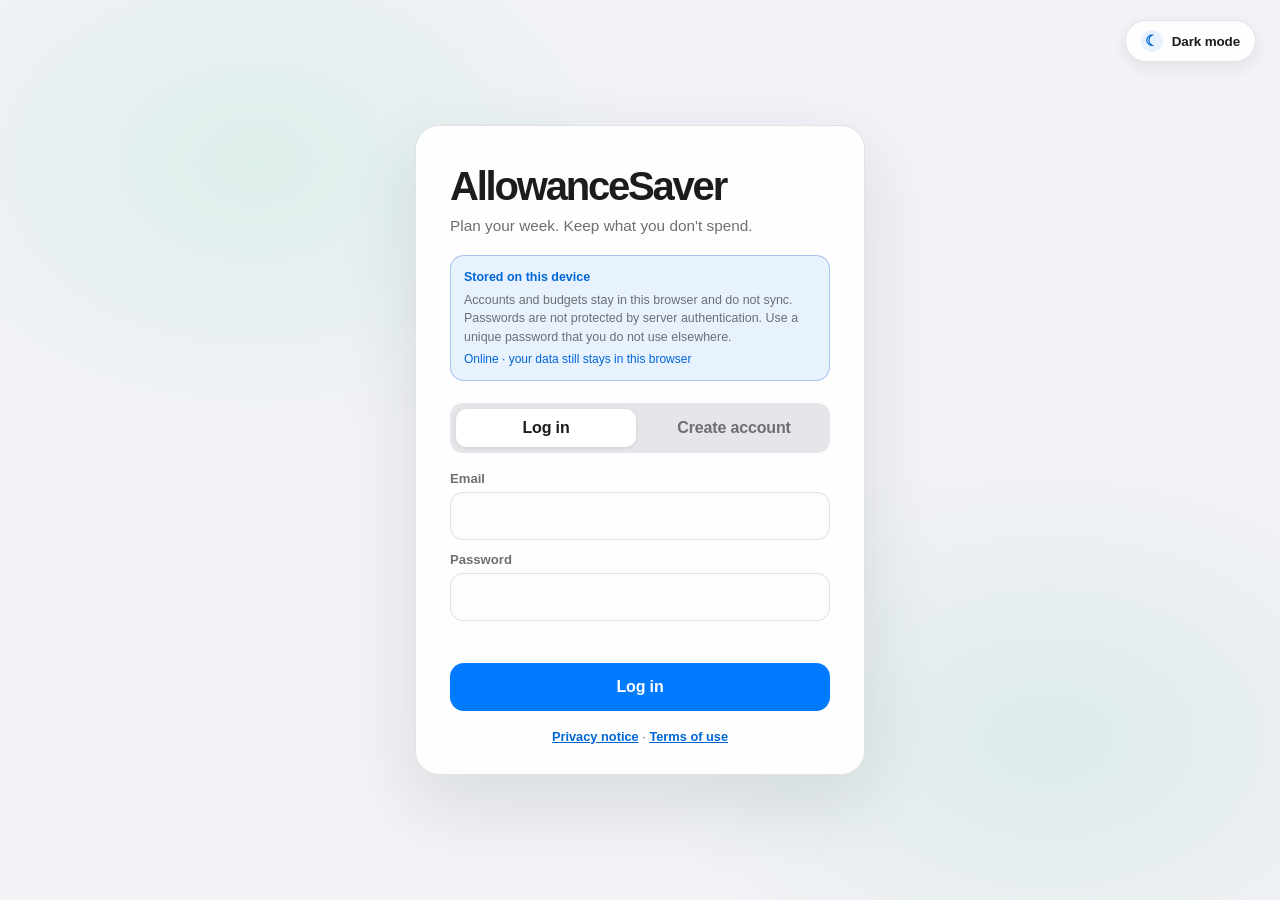
<file: index.html>
<!DOCTYPE html>
<html lang="en">
<head>
<meta charset="UTF-8">
<meta name="viewport" content="width=device-width, initial-scale=1">
<meta name="theme-color" content="#f2f2f7">
<title>AllowanceSaver</title>
<link rel="manifest" href="manifest.webmanifest">
<link rel="apple-touch-icon" href="apple-touch-icon.png">
<link rel="stylesheet" href="styles.css?v=19">
</head>
<body>

<!-- USER DASHBOARD -->
<section id="user-view" class="layout" hidden>
  <aside class="side left-sidebar">
    <div class="sidebar-brand">
      <span class="brand-mark">A</span>
      <span>AllowanceSaver</span>
    </div>
    <p class="sidebar-label">WORKSPACE</p>
    <nav class="side-nav" aria-label="Dashboard sections">
      <button class="nav-tab active" type="button" data-view="overview" aria-current="page">
        <span aria-hidden="true">⌂</span> Overview
      </button>
      <button class="nav-tab" type="button" data-view="insights">
        <span aria-hidden="true">◷</span> Insights
      </button>
      <button class="nav-tab" type="button" data-view="history">
        <span aria-hidden="true">▤</span> Week history
      </button>
    </nav>
    <div class="sidebar-actions">
      <button id="open-expense" class="primary" type="button">＋ Log expense</button>
      <button id="open-allowance" class="ghost sidebar-week-button" type="button">＋ Add allowance</button>
      <button id="open-week" class="ghost sidebar-week-button" type="button">Start a new week</button>
    </div>
    <div class="sidebar-footer">
      <button id="theme-toggle" class="theme-toggle" type="button" aria-label="Toggle dark mode">
        <span class="toggle-track"><span class="toggle-thumb"></span></span>
        <span class="theme-label">Dark mode</span>
      </button>
      <button class="ghost logout" type="button">Log out</button>
    </div>
  </aside>

  <main class="main">
    <aside class="local-storage-notice" aria-label="Local account information">
      <strong>Stored on this device</strong>
      <span>Your account and budget are stored only in this browser and do not sync. Passwords are not protected by server authentication. Use a unique password.</span>
      <span id="connection-status" class="connection-status" role="status" aria-live="polite">Checking connection…</span>
      <a href="privacy.html">Privacy</a>
    </aside>
    <header class="top app-top">
      <div>
        <p id="view-eyebrow" class="eyebrow">BUDGET OVERVIEW</p>
        <h2 id="welcome"></h2>
      </div>
      <button id="mobile-log-expense" class="primary mobile-log-expense" type="button">＋ Log expense</button>
    </header>

    <p id="side-msg" class="msg flow-message" role="status" aria-live="polite"></p>

    <section id="dashboard-hero" class="hero-panel">
      <div class="hero-copy">
        <p id="hero-period" class="eyebrow accent">This week</p>
        <h3 id="hero-title">Keep every peso working for you.</h3>
        <div id="hero-metrics" class="hero-metrics">
          <div class="mini-stat">
            <span>Weekly allowance</span>
            <strong id="hero-allow">₱0.00</strong>
          </div>
          <div class="mini-stat">
            <span>Amount left</span>
            <strong id="hero-left">₱0.00</strong>
          </div>
          <div class="mini-stat">
            <span>Spending trend</span>
            <strong id="hero-trend">0% used</strong>
          </div>
        </div>
      </div>
      <div id="hero-art" class="hero-art" aria-hidden="true">
        <div class="art-orb orb-one"></div>
        <div class="art-orb orb-two"></div>
        <div class="money-card">
          <span>Saved</span>
          <strong id="hero-saved">₱0.00</strong>
        </div>
      </div>
    </section>

    <section id="week-empty" class="week-empty panel" hidden>
      <span class="empty-icon" aria-hidden="true">↗</span>
      <div>
        <p class="eyebrow accent">First step</p>
        <h3>Set your weekly allowance</h3>
        <p>Once your plan is set, you can log expenses and see your spending at a glance.</p>
      </div>
      <button id="setup-week" class="primary" type="button">Set allowance</button>
    </section>

    <section id="history-panel" class="panel history-panel" hidden>
      <div class="panel-header">
        <div>
          <p class="eyebrow">Your records</p>
          <h3>Weekly history</h3>
        </div>
        <button id="show-current-week" class="ghost" type="button" hidden>Back to this week</button>
      </div>
      <div class="history-controls">
        <label for="history-select">Past weeks</label>
        <select id="history-select">
          <option value="">Choose a week to review</option>
        </select>
        <button id="view-history" class="ghost" type="button">View week</button>
        <button id="restore-history" class="ghost" type="button">Restore as current week</button>
        <button id="export-history" class="ghost" type="button">Export selected CSV</button>
      </div>
    </section>
    <section id="history-empty" class="panel history-empty" hidden>
      <h3>No saved weeks yet</h3>
      <p>Expired weeks are archived automatically. You can export saved records or restore a week as your current budget.</p>
    </section>

    <div id="week-content" hidden>
      <div id="week-summary" class="cards">
        <div class="card"><span>Total allowance this week</span><strong id="c-allow">₱0.00</strong></div>
        <div class="card"><span>Total spent</span><strong id="c-spent">₱0.00</strong></div>
        <div class="card"><span>Saved / remaining</span><strong id="c-left">₱0.00</strong></div>
      </div>

      <section id="insights-panel" class="panel insights-panel">
        <div class="panel-header">
          <div>
            <p class="eyebrow">At a glance</p>
            <h3>Weekly insights</h3>
          </div>
          <span id="insight-caption" class="insight-caption">Based on this week's expenses</span>
        </div>
        <div class="insight-grid">
          <article class="insight-card">
            <span>Highest-spend day</span>
            <strong id="insight-day">No spending yet</strong>
          </article>
          <article class="insight-card">
            <span>Top category</span>
            <strong id="insight-category">No spending yet</strong>
          </article>
          <article class="insight-card">
            <span>Food spending</span>
            <strong id="insight-food">₱0.00</strong>
          </article>
        </div>
        <div id="category-totals" class="category-totals" aria-label="Spending totals by category"></div>
        <form id="goal-form" class="goal-form" novalidate>
          <label for="goal-amount">Weekly savings goal (₱)</label>
          <div class="goal-controls">
            <input id="goal-amount" type="number" min="0" step="0.01" placeholder="e.g. 200">
            <button id="save-goal" class="ghost" type="submit">Set goal</button>
          </div>
          <div class="goal-progress-track" aria-label="Savings goal progress">
            <div id="goal-progress" class="goal-progress"></div>
          </div>
          <p id="goal-status" class="goal-status"></p>
        </form>
      </section>

      <div id="spending-panel" class="panel chart-panel">
        <div class="panel-header">
          <h3>Spending by day</h3>
          <span id="chart-total">₱0.00</span>
        </div>
        <div id="spending-chart" class="spending-chart" aria-label="Daily spending chart"></div>
      </div>

      <div id="breakdown-panel" class="panel">
        <div class="breakdown-header">
          <div>
            <h3>Day-by-day breakdown</h3>
            <p id="filter-note" class="filter-note">Daily totals include all expenses.</p>
          </div>
          <button id="export-week" class="ghost" type="button">Export CSV</button>
        </div>
        <div class="expense-filters">
          <label for="expense-search">Search expenses
            <input id="expense-search" type="search" placeholder="Search item or category">
          </label>
          <label for="filter-day">Day
            <select id="filter-day"><option value="">All days</option></select>
          </label>
          <label for="filter-category">Category
            <select id="filter-category">
              <option value="">All categories</option>
              <option value="food">Food</option>
              <option value="transport">Transport</option>
              <option value="school">School</option>
              <option value="personal">Personal</option>
              <option value="other">Other</option>
            </select>
          </label>
          <button id="clear-filters" class="ghost" type="button">Clear filters</button>
        </div>
        <div class="table-wrap breakdown-wrap">
          <table class="breakdown-table">
            <thead><tr><th>Day</th><th>Spent</th><th>Remaining balance</th><th>Items</th></tr></thead>
            <tbody id="day-rows"></tbody>
          </table>
        </div>
      </div>
    </div>
    <section class="local-data-tools panel" aria-labelledby="local-data-title">
      <div>
        <p class="eyebrow">Your browser storage</p>
        <h3 id="local-data-title">Keep a copy of your data</h3>
        <p>Download a backup before changing browsers or clearing site data. Backups contain personal budget details; store them somewhere private.</p>
      </div>
      <div class="local-data-actions">
        <button id="export-backup" class="ghost" type="button">Download backup</button>
        <input id="import-backup" class="backup-file-input" type="file" accept="application/json,.json">
        <label class="backup-import-label" for="import-backup">Restore backup</label>
        <button id="delete-local-account" class="danger-button" type="button">Delete local account</button>
      </div>
    </section>
    <footer class="site-footer">
      <span>AllowanceSaver · Stored in this browser</span>
      <span><a href="privacy.html">Privacy</a> · <a href="terms.html">Terms</a></span>
    </footer>
  </main>

</section>

<dialog id="expense-dialog" class="action-dialog">
  <form id="expense-form" novalidate>
    <div class="dialog-header">
      <div>
        <p class="eyebrow accent">Expense tracker</p>
        <h2 id="expense-dialog-title">Log an expense</h2>
      </div>
      <button class="dialog-close" type="button" data-close-dialog="expense-dialog" aria-label="Close">×</button>
    </div>
    <label>Day <select id="s-day"></select></label>
    <label>Item <input id="s-item" type="text" placeholder="e.g. Lunch"></label>
    <label>Category
      <select id="s-category">
        <option value="food">Food</option>
        <option value="transport">Transport</option>
        <option value="school">School</option>
        <option value="personal">Personal</option>
        <option value="other">Other</option>
      </select>
    </label>
    <label>Amount spent (₱) <input id="s-amt" type="number" min="0.01" step="0.01"></label>
    <div class="expense-form-actions">
      <button id="log-expense" class="primary" type="submit">Log expense</button>
      <button id="cancel-edit" class="ghost" type="button" hidden>Cancel edit</button>
    </div>
  </form>
</dialog>

<dialog id="allowance-dialog" class="action-dialog">
  <form id="allowance-form" novalidate>
    <div class="dialog-header">
      <div>
        <p class="eyebrow accent">Weekly budget</p>
        <h2>Add to this week's allowance</h2>
      </div>
      <button class="dialog-close" type="button" data-close-dialog="allowance-dialog" aria-label="Close">×</button>
    </div>
    <p class="dialog-description">This amount will be added to your current allowance. Your expenses and saved weeks will stay unchanged.</p>
    <label>Additional allowance (₱)
      <input id="additional-allowance" type="number" min="0.01" max="1000000000" step="0.01" placeholder="e.g. 250">
    </label>
    <button class="primary" type="submit">Add allowance</button>
  </form>
</dialog>

<dialog id="week-dialog" class="action-dialog">
  <form id="week-form" novalidate>
    <div class="dialog-header">
      <div>
        <p class="eyebrow accent">Weekly budget</p>
        <h2 id="week-dialog-title">Start a new week</h2>
      </div>
      <button class="dialog-close" type="button" data-close-dialog="week-dialog" aria-label="Close">×</button>
    </div>
    <p class="dialog-description">Your current week will be saved to history before a fresh log is created.</p>
    <label>Week starts on
      <input id="period-start" type="date" required>
    </label>
    <label>Allowance for the week (₱)
      <input id="s-allow" type="number" min="0.01" step="0.01" placeholder="e.g. 700">
    </label>
    <button id="start-week" class="primary" type="submit">Start my week</button>
  </form>
</dialog>

<!-- ADMIN DASHBOARD -->
<section id="admin-view" class="admin" hidden>
  <header class="top">
    <h2 id="admin-welcome"></h2>
    <button class="ghost logout" type="button">Log out</button>
  </header>
  <aside class="local-storage-notice" aria-label="Local account information">
    <strong>Stored on this device</strong>
    <span>Accounts and passwords are stored in this browser only. Roles are not secure access controls.</span>
    <span id="admin-connection-status" class="connection-status" role="status" aria-live="polite">Checking connection…</span>
    <a href="privacy.html">Privacy</a>
  </aside>
  <p id="admin-side-msg" class="msg" role="status" aria-live="polite"></p>
  <div class="cards">
    <div class="card"><span>Registered users</span><strong id="m-users">0</strong></div>
    <div class="card"><span>Total savings tracked</span><strong id="m-saved">₱0.00</strong></div>
    <div class="card"><span>Active weekly setups</span><strong id="m-active">0</strong></div>
  </div>
  <div class="panel">
    <h3>Users</h3>
    <div class="table-wrap">
      <table>
        <thead><tr><th>Name</th><th>Email</th><th>Allowance</th><th>Spent</th><th>Saved</th></tr></thead>
        <tbody id="user-rows"></tbody>
      </table>
    </div>
  </div>
  <section class="local-data-tools panel" aria-labelledby="admin-local-data-title">
    <div>
      <p class="eyebrow">Your browser storage</p>
      <h3 id="admin-local-data-title">Keep a copy of your data</h3>
      <p>Download a backup before clearing this browser's site data. Backups contain personal details; store them somewhere private.</p>
    </div>
    <div class="local-data-actions">
      <button id="admin-export-backup" class="ghost" type="button">Download backup</button>
      <input id="admin-import-backup" class="backup-file-input" type="file" accept="application/json,.json">
      <label class="backup-import-label" for="admin-import-backup">Restore backup</label>
      <button id="admin-delete-local-account" class="danger-button" type="button">Delete local account</button>
    </div>
  </section>
  <footer class="site-footer">
    <span>AllowanceSaver · Stored in this browser</span>
    <span><a href="privacy.html">Privacy</a> · <a href="terms.html">Terms</a></span>
  </footer>
</section>

<script src="auth.js?v=3"></script>
<script src="app.js?v=14"></script>
<script src="site.js"></script>
</body>
</html>
</file>
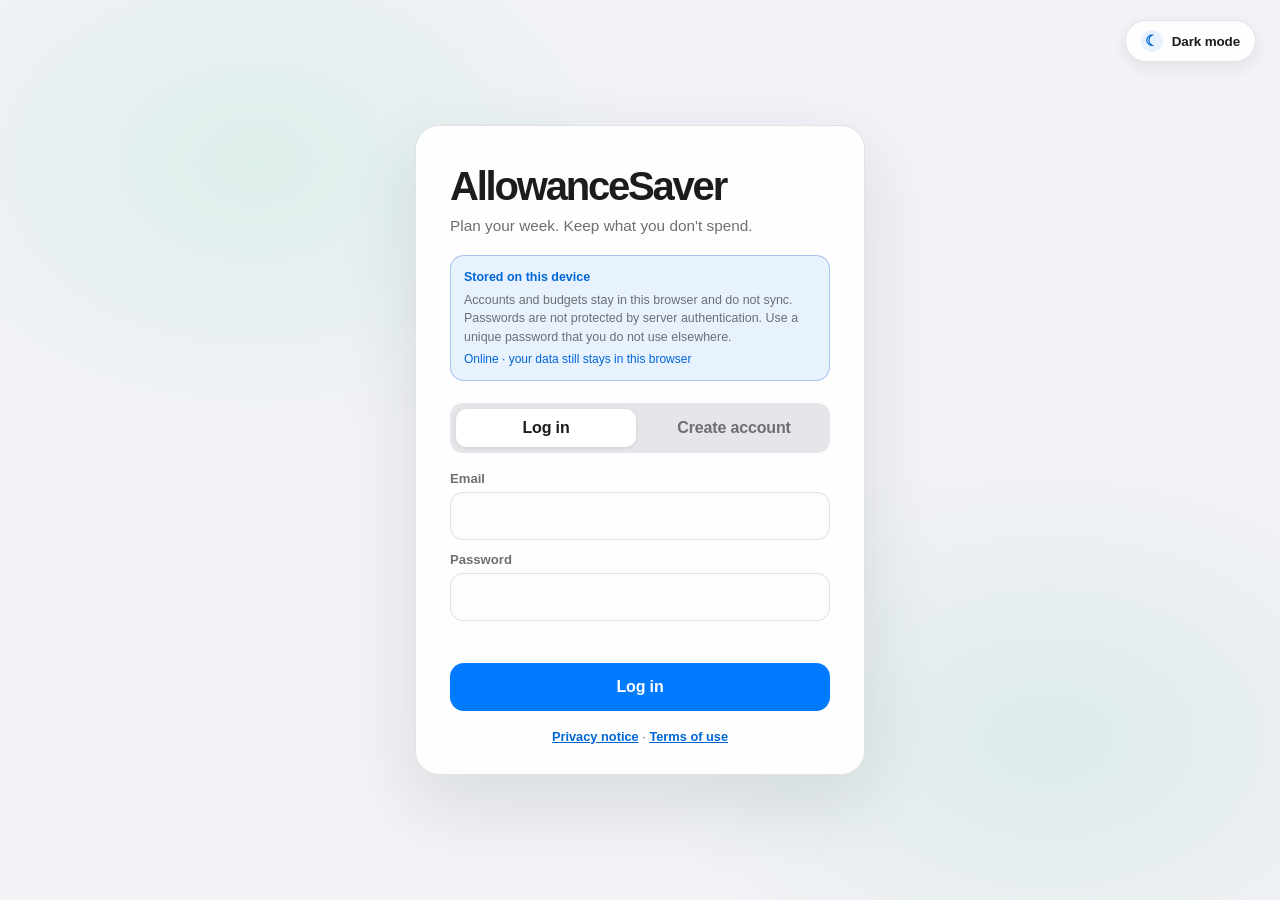
<file: login.html>
<!DOCTYPE html>
<html lang="en">
<head>
<meta charset="UTF-8">
<meta name="viewport" content="width=device-width, initial-scale=1">
<meta name="theme-color" content="#f2f2f7">
<title>Log in · AllowanceSaver</title>
<link rel="manifest" href="manifest.webmanifest">
<link rel="apple-touch-icon" href="apple-touch-icon.png">
<link rel="stylesheet" href="styles.css?v=19">
</head>
<body>
<button id="login-theme-toggle" class="login-theme-toggle" type="button" aria-pressed="false">
  <span class="login-theme-icon" aria-hidden="true">☾</span>
  <span id="login-theme-label">Dark mode</span>
</button>
<section id="auth" class="auth">
  <div class="auth-card">
    <h1>AllowanceSaver</h1>
    <p class="muted">Plan your week. Keep what you don't spend.</p>
    <aside class="local-storage-notice auth-storage-notice" aria-label="Local account information">
      <strong>Stored on this device</strong>
      <span>Accounts and budgets stay in this browser and do not sync. Passwords are not protected by server authentication. Use a unique password that you do not use elsewhere.</span>
      <span id="connection-status" class="connection-status" role="status" aria-live="polite">Checking connection…</span>
    </aside>
    <div class="tabs">
      <button id="tab-login" class="active" type="button">Log in</button>
      <button id="tab-register" type="button">Create account</button>
    </div>
    <form id="auth-form" novalidate>
      <label id="name-row" hidden>Full name <input id="a-name" type="text" autocomplete="name"></label>
      <label>Email <input id="a-email" type="email" autocomplete="email"></label>
      <label>Password <input id="a-pass" type="password" autocomplete="current-password"></label>
      <p id="auth-msg" class="msg" role="alert" aria-live="polite"></p>
      <button id="auth-submit" class="primary" type="submit">Log in</button>
    </form>
    <p class="legal-links"><a href="privacy.html">Privacy notice</a> · <a href="terms.html">Terms of use</a></p>
  </div>
</section>
<script src="auth.js?v=3"></script>
<script src="site.js"></script>
</body>
</html>
</file>
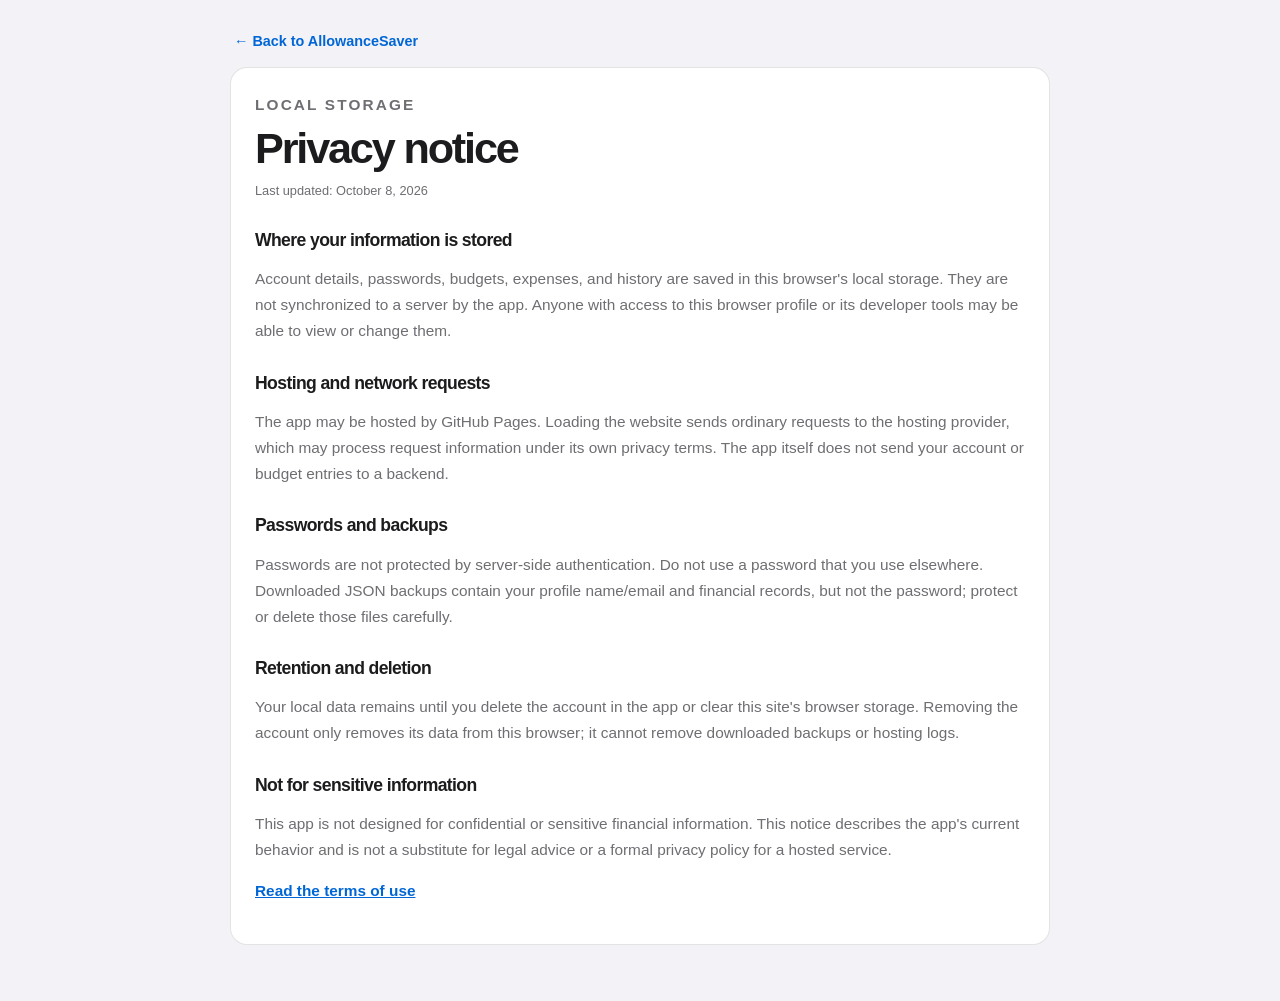
<file: privacy.html>
<!DOCTYPE html>
<html lang="en">
<head>
  <meta charset="UTF-8">
  <meta name="viewport" content="width=device-width, initial-scale=1">
  <meta name="theme-color" content="#f2f2f7">
  <title>Privacy notice · AllowanceSaver</title>
  <link rel="manifest" href="manifest.webmanifest">
  <link rel="apple-touch-icon" href="apple-touch-icon.png">
  <link rel="stylesheet" href="styles.css?v=19">
</head>
<body>
  <main class="info-page">
    <a class="info-back" href="login.html">← Back to AllowanceSaver</a>
    <article class="panel info-card">
      <p class="eyebrow">Local storage</p>
      <h1>Privacy notice</h1>
      <p class="info-updated">Last updated: October 8, 2026</p>
      <h2>Where your information is stored</h2>
      <p>Account details, passwords, budgets, expenses, and history are saved in this browser's local storage. They are not synchronized to a server by the app. Anyone with access to this browser profile or its developer tools may be able to view or change them.</p>
      <h2>Hosting and network requests</h2>
      <p>The app may be hosted by GitHub Pages. Loading the website sends ordinary requests to the hosting provider, which may process request information under its own privacy terms. The app itself does not send your account or budget entries to a backend.</p>
      <h2>Passwords and backups</h2>
      <p>Passwords are not protected by server-side authentication. Do not use a password that you use elsewhere. Downloaded JSON backups contain your profile name/email and financial records, but not the password; protect or delete those files carefully.</p>
      <h2>Retention and deletion</h2>
      <p>Your local data remains until you delete the account in the app or clear this site's browser storage. Removing the account only removes its data from this browser; it cannot remove downloaded backups or hosting logs.</p>
      <h2>Not for sensitive information</h2>
      <p>This app is not designed for confidential or sensitive financial information. This notice describes the app's current behavior and is not a substitute for legal advice or a formal privacy policy for a hosted service.</p>
      <p><a href="terms.html">Read the terms of use</a></p>
    </article>
  </main>
</body>
</html>
</file>
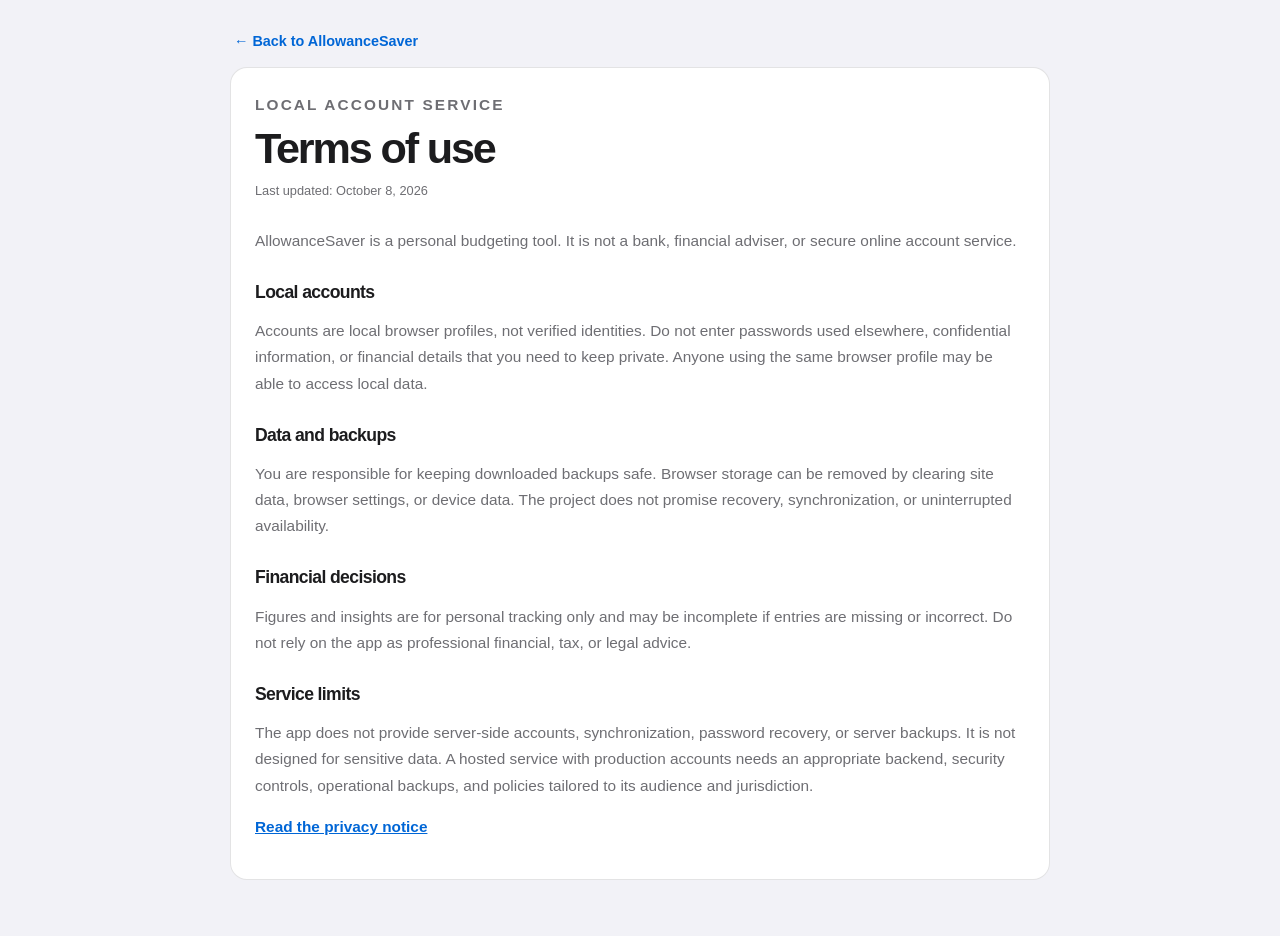
<file: terms.html>
<!DOCTYPE html>
<html lang="en">
<head>
  <meta charset="UTF-8">
  <meta name="viewport" content="width=device-width, initial-scale=1">
  <meta name="theme-color" content="#f2f2f7">
  <title>Terms of use · AllowanceSaver</title>
  <link rel="manifest" href="manifest.webmanifest">
  <link rel="apple-touch-icon" href="apple-touch-icon.png">
  <link rel="stylesheet" href="styles.css?v=19">
</head>
<body>
  <main class="info-page">
    <a class="info-back" href="login.html">← Back to AllowanceSaver</a>
    <article class="panel info-card">
      <p class="eyebrow">Local account service</p>
      <h1>Terms of use</h1>
      <p class="info-updated">Last updated: October 8, 2026</p>
      <p>AllowanceSaver is a personal budgeting tool. It is not a bank, financial adviser, or secure online account service.</p>
      <h2>Local accounts</h2>
      <p>Accounts are local browser profiles, not verified identities. Do not enter passwords used elsewhere, confidential information, or financial details that you need to keep private. Anyone using the same browser profile may be able to access local data.</p>
      <h2>Data and backups</h2>
      <p>You are responsible for keeping downloaded backups safe. Browser storage can be removed by clearing site data, browser settings, or device data. The project does not promise recovery, synchronization, or uninterrupted availability.</p>
      <h2>Financial decisions</h2>
      <p>Figures and insights are for personal tracking only and may be incomplete if entries are missing or incorrect. Do not rely on the app as professional financial, tax, or legal advice.</p>
      <h2>Service limits</h2>
      <p>The app does not provide server-side accounts, synchronization, password recovery, or server backups. It is not designed for sensitive data. A hosted service with production accounts needs an appropriate backend, security controls, operational backups, and policies tailored to its audience and jurisdiction.</p>
      <p><a href="privacy.html">Read the privacy notice</a></p>
    </article>
  </main>
</body>
</html>
</file>
<file: styles.css>
:root {
  --bg: #f3f6f8;
  --bg-strong: #e8eef2;
  --surface: #ffffff;
  --surface-strong: #ffffff;
  --ink: #172b3a;
  --muted: #647686;
  --line: #dce4e9;
  --brand: #0f766e;
  --brand-strong: #0b625c;
  --brand-soft: #e6f4f2;
  --accent: #32b5a8;
  --danger: #c84444;
  --danger-soft: #fff0ef;
  --side: #142b3b;
  --side-soft: #1a3547;
  --shadow: 0 12px 30px rgba(21, 43, 59, 0.08);
  --card-bg: #ffffff;
  --panel-bg: #ffffff;
  --toggle-bg: #dce5e8;
  --toggle-thumb: #ffffff;
  --money-card-bg: rgba(244, 250, 249, 0.96);
  --money-card-ink: #172b3a;
  --money-card-muted: #647686;
}

body[data-theme="dark"] {
  --bg: #101a22;
  --bg-strong: #15232d;
  --surface: #172630;
  --surface-strong: #1a2b36;
  --ink: #e8f0f3;
  --muted: #a0b0b9;
  --line: rgba(174, 194, 204, 0.16);
  --brand: #36b3a5;
  --brand-strong: #72d0c4;
  --brand-soft: rgba(54, 179, 165, 0.13);
  --accent: #66c9bd;
  --danger: #f07777;
  --danger-soft: rgba(240, 119, 119, 0.14);
  --side: #0e202c;
  --side-soft: #142a38;
  --shadow: 0 18px 40px rgba(0, 0, 0, 0.24);
  --card-bg: #172630;
  --panel-bg: #172630;
  --toggle-bg: #294350;
  --toggle-thumb: #edf5f6;
  --money-card-bg: #e5f1ef;
  --money-card-ink: #173341;
  --money-card-muted: #536d77;
}

* { box-sizing: border-box; }
[hidden] { display: none !important; }

body {
  margin: 0;
  min-height: 100vh;
  font-family: "SF Pro", "SF Pro Display", "SF Pro Text", -apple-system, BlinkMacSystemFont, sans-serif;
  background: var(--bg);
  color: var(--ink);
  -webkit-font-smoothing: antialiased;
}

body::before,
body::after {
  content: "";
  position: fixed;
  width: 280px;
  height: 280px;
  border-radius: 50%;
  filter: blur(60px);
  opacity: 0.22;
  pointer-events: none;
  z-index: 0;
}

body::before {
  background: rgba(45, 212, 191, 0.7);
  top: -90px;
  left: -40px;
}

body::after {
  background: rgba(16, 185, 129, 0.7);
  right: -70px;
  bottom: -60px;
}

body::before,
body::after {
  display: none;
}

h1, h2, h3 { margin: 0; }

h1, h2, h3, strong {
  font-weight: 700;
}

h2 {
  letter-spacing: -0.035em;
}
label {
  display: block;
  font-size: 0.82rem;
  font-weight: 600;
  margin-bottom: 12px;
  color: var(--muted);
}

input, select {
  width: 100%;
  margin-top: 6px;
  padding: 12px 14px;
  border: 1px solid var(--line);
  border-radius: 10px;
  font: inherit;
  background: var(--surface-strong);
  color: var(--ink);
  transition: border-color 0.2s ease, box-shadow 0.2s ease, transform 0.2s ease;
}

body[data-theme="dark"] input,
body[data-theme="dark"] select {
  background: rgba(15, 23, 42, 0.9);
  color: var(--ink);
}

input:hover, select:hover {
  border-color: #9bb8b5;
}

input:focus, select:focus {
  border-color: var(--brand);
  box-shadow: 0 0 0 3px rgba(15, 118, 110, 0.12);
  outline: none;
}

:focus-visible {
  outline: 3px solid rgba(15, 118, 110, 0.5);
  outline-offset: 2px;
}

button {
  font: inherit;
  cursor: pointer;
  border-radius: 13px;
  border: 0;
  padding: 11px 16px;
  font-weight: 600;
  transition: transform 0.18s ease, box-shadow 0.18s ease, background 0.18s ease, border-color 0.18s ease;
}

button:hover {
  transform: translateY(-1px);
}

button:active {
  transform: scale(0.98);
}

.primary {
  width: 100%;
  background: linear-gradient(180deg, #16877d 0%, var(--brand) 100%);
  color: #fff;
  font-weight: 700;
  box-shadow: 0 4px 10px rgba(15, 118, 110, 0.14), inset 0 1px 0 rgba(255, 255, 255, 0.18);
}

.primary:hover {
  background: var(--brand-strong);
}

.ghost {
  background: var(--surface-strong);
  border: 1px solid var(--line);
  color: var(--ink);
}

body[data-theme="dark"] .ghost {
  background: rgba(10, 20, 34, 0.6);
  color: var(--ink);
}

.ghost:hover {
  background: var(--bg-strong);
}

body[data-theme="dark"] .ghost:hover {
  background: rgba(18, 38, 56, 0.9);
}

.muted { color: var(--muted); }
.msg {
  min-height: 1.2em;
  font-size: 0.82rem;
  color: var(--danger);
  margin: 0 0 10px;
  line-height: 1.4;
}
.msg.ok { color: var(--brand-strong); }

/* Auth */
.auth {
  position: relative;
  z-index: 1;
  min-height: 100vh;
  display: grid;
  place-items: center;
  padding: 24px;
}

.login-theme-toggle {
  position: fixed;
  top: 20px;
  right: 24px;
  z-index: 3;
  display: inline-flex;
  min-height: 42px;
  align-items: center;
  gap: 9px;
  padding: 0 15px;
  border: 1px solid var(--line);
  border-radius: 999px;
  background: color-mix(in srgb, var(--surface) 88%, transparent);
  color: var(--ink);
  box-shadow: 0 5px 16px rgba(21, 43, 59, 0.08), inset 0 1px 0 rgba(255, 255, 255, 0.65);
  backdrop-filter: blur(14px);
  -webkit-backdrop-filter: blur(14px);
  font-size: 0.84rem;
  font-weight: 650;
}

.login-theme-toggle:hover {
  border-color: rgba(15, 118, 110, 0.35);
  background: var(--surface);
}

.login-theme-icon {
  display: grid;
  width: 22px;
  height: 22px;
  place-items: center;
  border-radius: 50%;
  background: var(--brand-soft);
  color: var(--brand-strong);
  font-size: 0.95rem;
}

body[data-theme="dark"] .login-theme-toggle {
  background: rgba(23, 38, 48, 0.88);
  box-shadow: 0 5px 16px rgba(0, 0, 0, 0.2), inset 0 1px 0 rgba(255, 255, 255, 0.06);
}

.auth-card {
  position: relative;
  background: var(--surface);
  backdrop-filter: blur(8px);
  width: 100%;
  max-width: 430px;
  padding: 32px 28px 26px;
  border-radius: 18px;
  border: 1px solid var(--line);
  box-shadow: 0 24px 64px rgba(21, 43, 59, 0.11), inset 0 1px 0 rgba(255, 255, 255, 0.72);
  backdrop-filter: blur(18px);
  -webkit-backdrop-filter: blur(18px);
}

.auth-card input,
.auth-card select {
  min-height: 48px;
  border-radius: 13px;
  background: color-mix(in srgb, var(--surface-strong) 88%, var(--bg));
}

.auth-card .primary {
  min-height: 48px;
  border-radius: 14px;
}

body[data-theme="dark"] .auth-card {
  background: rgba(15, 23, 42, 0.8);
  border-color: rgba(148, 163, 184, 0.18);
}

.auth-card h1 {
  color: var(--brand-strong);
  font-size: clamp(2rem, 3vw, 2.4rem);
  letter-spacing: -0.035em;
}

.auth-card .muted {
  margin-top: 8px;
  font-size: 0.96rem;
}

.tabs {
  display: flex;
  gap: 8px;
  margin: 22px 0 18px;
  padding: 6px;
  border-radius: 16px;
  background: rgba(148, 163, 184, 0.12);
}

.tabs button {
  flex: 1;
  background: transparent;
  color: var(--muted);
  font-weight: 600;
  padding: 10px 12px;
  border-radius: 12px;
}

.tabs button.active {
  background: var(--surface);
  color: var(--ink);
  box-shadow: 0 2px 7px rgba(21, 43, 59, 0.12), inset 0 1px 0 rgba(255, 255, 255, 0.8);
}

body[data-theme="dark"] .tabs {
  background: rgba(15, 23, 42, 0.82);
}

body[data-theme="dark"] .tabs button.active {
  background: #263c48;
  color: var(--ink);
  box-shadow: 0 2px 7px rgba(0, 0, 0, 0.2);
}

/* Dashboard layout */
.layout {
  position: relative;
  z-index: 1;
  display: grid;
  grid-template-columns: 280px minmax(0, 1fr);
  min-height: 100vh;
  gap: 32px;
  padding: 0 24px 0 0;
}

.main {
  min-width: 0;
  padding: 24px 0;
}

.side {
  background: var(--side);
  color: #ebf7ff;
  padding: 24px 20px;
  border-radius: 24px;
  box-shadow: var(--shadow);
  align-self: start;
}

.left-sidebar {
  display: flex;
  min-height: 100vh;
  flex-direction: column;
  position: static;
  align-self: stretch;
  border-radius: 0 16px 16px 0;
  box-shadow: none;
}

.sidebar-brand {
  display: flex;
  align-items: center;
  gap: 10px;
  margin-bottom: 32px;
  font-size: 1rem;
  font-weight: 800;
  letter-spacing: -0.03em;
}

.brand-mark {
  display: grid;
  width: 34px;
  height: 34px;
  place-items: center;
  border-radius: 10px;
  background: var(--brand);
  color: #fff;
}

.sidebar-label {
  margin: 0 0 10px 10px;
  color: rgba(235, 247, 255, 0.5);
  font-size: 0.66rem;
  font-weight: 700;
  letter-spacing: 0.12em;
}

.side-nav {
  display: grid;
  gap: 6px;
}

.nav-tab {
  display: flex;
  align-items: center;
  gap: 11px;
  width: 100%;
  padding: 11px 12px;
  background: transparent;
  color: rgba(235, 247, 255, 0.72);
  text-align: left;
  font-size: 0.88rem;
  font-weight: 600;
  border-radius: 9px;
}

.nav-tab > span {
  display: grid;
  width: 22px;
  place-items: center;
  color: #7fe4c8;
  font-size: 1.1rem;
}

.nav-tab:hover,
.nav-tab.active {
  background: rgba(255, 255, 255, 0.1);
  color: #fff;
}

.nav-tab.active {
  box-shadow: inset 3px 0 0 var(--accent);
}

.sidebar-actions {
  display: grid;
  gap: 9px;
  margin-top: 28px;
}

.sidebar-week-button {
  border-color: rgba(255, 255, 255, 0.2);
  background: rgba(255, 255, 255, 0.06);
  color: #ebf7ff;
}

.sidebar-footer {
  display: grid;
  gap: 10px;
  margin-top: auto;
  padding-top: 28px;
}

.sidebar-footer .theme-toggle {
  display: flex;
  width: 100%;
  height: 42px;
  align-items: center;
  gap: 12px;
  padding: 0 12px;
  border-radius: 12px;
  border-color: rgba(255, 255, 255, 0.14);
  text-align: left;
}

.sidebar-footer .toggle-track {
  position: relative;
  inset: auto;
  flex: 0 0 42px;
  height: 24px;
  background: rgba(16, 35, 58, 0.16);
}

.sidebar-footer .toggle-thumb {
  top: 2px;
  left: 2px;
  width: 20px;
  height: 20px;
}

.sidebar-footer .theme-toggle.dark .toggle-thumb {
  transform: translateX(18px);
}

.theme-label {
  color: var(--ink);
  font-size: 0.84rem;
  font-weight: 600;
}

.sidebar-footer .logout {
  background: rgba(255, 255, 255, 0.06);
  border-color: rgba(255, 255, 255, 0.14);
  color: #ebf7ff;
}

.flow-message:empty {
  display: none;
}

.mobile-log-expense {
  display: none;
  width: auto;
}

.flow-step {
  display: grid;
  grid-template-columns: 32px minmax(0, 1fr);
  gap: 12px;
  padding: 0 0 22px;
}

.flow-step + .flow-step {
  border-top: 1px solid rgba(255, 255, 255, 0.12);
  padding-top: 22px;
}

.step-number {
  display: grid;
  width: 30px;
  height: 30px;
  place-items: center;
  border: 1px solid rgba(127, 228, 200, 0.55);
  border-radius: 50%;
  color: #7fe4c8;
  font-weight: 800;
  font-size: 0.82rem;
}

.is-locked .step-number {
  color: rgba(235, 247, 255, 0.56);
  border-color: rgba(255, 255, 255, 0.2);
}

.flow-step-content {
  min-width: 0;
}

.flow-step h3 {
  margin: 12px 0 14px;
  color: #86d7cb;
  font-size: 1.1rem;
}

.side-hint {
  margin: -6px 0 16px;
  color: rgba(235, 247, 255, 0.68);
  font-size: 0.8rem;
  line-height: 1.5;
}

.side label {
  color: rgba(235, 247, 255, 0.8);
  font-weight: 600;
  font-size: 0.8rem;
}

.side input,
.side select {
  background: rgba(10, 20, 34, 0.4);
  border-color: rgba(255, 255, 255, 0.12);
  color: #f8fafc;
}

.side .primary {
  margin-top: 8px;
}

.side button:disabled,
.side input:disabled,
.side select:disabled {
  cursor: not-allowed;
  opacity: 0.48;
}

.side .primary:disabled {
  box-shadow: none;
}

.expense-form-actions {
  display: grid;
  grid-template-columns: minmax(0, 1fr) auto;
  gap: 8px;
}

.expense-form-actions .ghost {
  margin-top: 8px;
}

.action-dialog {
  width: min(100% - 32px, 460px);
  max-height: min(90vh, 760px);
  overflow: auto;
  padding: 24px;
  border: 1px solid var(--line);
  border-radius: 22px;
  background: var(--surface-strong);
  color: var(--ink);
  box-shadow: var(--shadow);
}

.action-dialog::backdrop {
  background: rgba(6, 16, 28, 0.58);
  backdrop-filter: blur(4px);
}

.action-dialog form {
  display: grid;
  gap: 12px;
}

.dialog-header {
  display: flex;
  justify-content: space-between;
  align-items: flex-start;
  gap: 16px;
  margin-bottom: 8px;
}

.dialog-header h2 {
  font-size: 1.35rem;
  letter-spacing: -0.04em;
}

.dialog-close {
  width: 36px;
  height: 36px;
  padding: 0;
  background: rgba(148, 163, 184, 0.12);
  color: var(--ink);
  font-size: 1.4rem;
  line-height: 1;
}

.dialog-description {
  margin: -8px 0 4px;
  color: var(--muted);
  font-size: 0.86rem;
  line-height: 1.5;
}

.action-dialog label {
  margin: 0;
}

.action-dialog .primary {
  margin-top: 4px;
}

.action-dialog .expense-form-actions .ghost {
  margin-top: 4px;
}

.side .msg {
  color: #f5b7c1;
}

.side .msg.ok {
  color: #9ef4d5;
}

.week-empty {
  display: flex;
  align-items: center;
  gap: 16px;
  margin-bottom: 22px;
  padding: 22px;
}

.week-empty[hidden] {
  display: none;
}

.week-empty h3 {
  margin: 0 0 6px;
}

.week-empty p:not(.eyebrow) {
  margin: 0;
  color: var(--muted);
  line-height: 1.5;
}

.empty-icon {
  display: grid;
  flex: 0 0 48px;
  width: 48px;
  height: 48px;
  place-items: center;
  border-radius: 12px;
  background: var(--brand-soft);
  color: var(--brand-strong);
  font-size: 1.5rem;
  font-weight: 800;
}

.week-empty .primary {
  width: auto;
  min-width: 140px;
  margin-left: auto;
}

.admin {
  position: relative;
  z-index: 1;
  padding: 24px;
  max-width: 1100px;
  margin: 0 auto;
}

.top {
  display: flex;
  justify-content: space-between;
  align-items: center;
  gap: 16px;
  margin-bottom: 22px;
}

.app-top {
  padding: 4px 0;
}

.top h2 {
  font-size: clamp(1.5rem, 2vw, 2.1rem);
  letter-spacing: -0.04em;
}

.top-actions {
  display: flex;
  align-items: center;
  gap: 10px;
}

.theme-toggle {
  width: 54px;
  height: 32px;
  padding: 0;
  border-radius: 999px;
  background: var(--toggle-bg);
  border: 1px solid var(--line);
  position: relative;
  transition: background 0.25s ease, transform 0.2s ease;
}

.theme-toggle:hover {
  transform: translateY(-1px);
}

.toggle-track {
  position: absolute;
  inset: 4px;
  border-radius: 999px;
}

.toggle-thumb {
  position: absolute;
  top: 3px;
  left: 3px;
  width: 20px;
  height: 20px;
  border-radius: 50%;
  background: var(--toggle-thumb);
  box-shadow: 0 4px 10px rgba(15, 23, 42, 0.18);
  transition: transform 0.25s ease;
}

.theme-toggle.dark .toggle-thumb {
  transform: translateX(22px);
}

.eyebrow {
  margin: 0 0 6px;
  font-size: 0.72rem;
  font-weight: 700;
  letter-spacing: 0.12em;
  text-transform: uppercase;
  color: var(--muted);
}

.eyebrow.accent {
  color: #16877d;
}

.hero-panel {
  display: grid;
  grid-template-columns: minmax(0, 1.5fr) minmax(180px, 0.8fr);
  gap: 18px;
  background: linear-gradient(115deg, #17394a 0%, #1c4a55 100%);
  border: 1px solid rgba(255, 255, 255, 0.06);
  border-radius: 16px;
  padding: 26px 24px;
  margin-bottom: 20px;
  overflow: hidden;
  box-shadow: 0 12px 24px rgba(18, 46, 59, 0.12);
  color: #f4f8f9;
}

.hero-copy h3 {
  font-size: clamp(1.5rem, 2vw, 2.2rem);
  letter-spacing: -0.035em;
  margin-bottom: 20px;
  color: #f4f8f9;
}

.hero-panel .eyebrow.accent {
  color: #86d7cb;
}

.hero-metrics {
  display: grid;
  grid-template-columns: repeat(3, minmax(0, 1fr));
  gap: 12px;
}

.mini-stat {
  background: rgba(8, 28, 39, 0.32);
  border-radius: 12px;
  border: 1px solid rgba(255, 255, 255, 0.12);
  padding: 12px 14px;
  box-shadow: inset 0 1px 0 rgba(255,255,255,0.22);
}

body[data-theme="dark"] .mini-stat {
  background: rgba(8, 20, 28, 0.42);
}

.mini-stat span {
  display: block;
  color: rgba(230, 242, 244, 0.72);
  font-size: 0.72rem;
  margin-bottom: 6px;
}

.mini-stat strong {
  font-size: 1.1rem;
  letter-spacing: -0.04em;
  color: #f4f8f9;
}

.hero-art {
  position: relative;
  display: grid;
  place-items: center;
  min-height: 180px;
}

.art-orb {
  position: absolute;
  border-radius: 50%;
  filter: blur(0.5px);
  opacity: 0.9;
}

.orb-one {
  width: 150px;
  height: 150px;
  background: linear-gradient(135deg, rgba(76, 194, 180, 0.7), rgba(32, 124, 133, 0.2));
  right: 12%;
  top: 10%;
}

.orb-two {
  width: 110px;
  height: 110px;
  background: linear-gradient(135deg, rgba(76, 194, 180, 0.24), rgba(50, 181, 168, 0.55));
  left: 8%;
  bottom: 12%;
}

.money-card {
  position: relative;
  z-index: 1;
  width: min(100%, 200px);
  padding: 18px 18px 16px;
  border-radius: 16px;
  background: var(--money-card-bg);
  border: 1px solid rgba(255, 255, 255, 0.42);
  box-shadow: 0 14px 28px rgba(7, 23, 32, 0.16);
  text-align: center;
}

.money-card span {
  display: block;
  color: var(--money-card-muted);
  font-size: 0.74rem;
  margin-bottom: 8px;
  letter-spacing: 0.08em;
  text-transform: uppercase;
}

.money-card strong {
  font-size: clamp(1.4rem, 2vw, 2rem);
  color: var(--money-card-ink);
}

.cards {
  display: grid;
  grid-template-columns: repeat(3, minmax(0, 1fr));
  gap: 14px;
  margin-bottom: 22px;
}

.card {
  background: var(--card-bg);
  padding: 19px 20px 18px;
  border-radius: 14px;
  border: 1px solid var(--line);
  border-top: 3px solid var(--brand);
  box-shadow: 0 3px 10px rgba(21, 43, 59, 0.035);
  transition: transform 0.2s ease, box-shadow 0.2s ease;
}

.card:hover {
  transform: translateY(-1px);
  box-shadow: 0 8px 18px rgba(21, 43, 59, 0.08);
}

.card span {
  display: block;
  color: var(--muted);
  font-size: 0.8rem;
  margin-bottom: 8px;
  letter-spacing: 0.02em;
}

.card strong {
  font-size: clamp(1.5rem, 2vw, 2rem);
  letter-spacing: -0.04em;
}

.pos { color: var(--brand-strong); }
.neg { color: var(--danger); }

.panel {
  background: var(--panel-bg);
  padding: 22px 20px 16px;
  border-radius: 16px;
  border: 1px solid var(--line);
  box-shadow: 0 4px 14px rgba(21, 43, 59, 0.035);
}

.panel h3 {
  margin-bottom: 12px;
  font-size: 1.2rem;
}

body[data-theme="dark"] .panel {
  background: var(--panel-bg);
  border-color: var(--line);
  box-shadow: 0 6px 18px rgba(0, 0, 0, 0.12);
}

.chart-panel {
  margin-bottom: 22px;
}

.history-panel,
.insights-panel {
  margin-bottom: 22px;
}

.history-empty {
  margin-bottom: 22px;
}

.history-empty h3 {
  margin-bottom: 6px;
}

.history-empty p {
  margin: 0;
  color: var(--muted);
  line-height: 1.5;
}

.history-panel .panel-header,
.insights-panel .panel-header {
  margin-bottom: 14px;
}

.history-panel .panel-header h3,
.insights-panel .panel-header h3 {
  margin: 0;
}

.history-controls {
  display: grid;
  grid-template-columns: minmax(0, 1fr) auto;
  gap: 8px 10px;
  align-items: end;
}

.history-controls label {
  grid-column: 1 / -1;
  margin: 0;
}

.history-controls select {
  margin: 0;
}

.history-controls button {
  white-space: nowrap;
}

.category-totals {
  display: grid;
  grid-template-columns: repeat(5, minmax(0, 1fr));
  gap: 8px;
  margin-top: 14px;
}

.category-total {
  min-width: 0;
  padding: 11px 12px;
  border: 1px solid var(--line);
  border-radius: 11px;
  background: var(--bg);
}

.category-total span,
.category-total strong {
  display: block;
}

.category-total span {
  margin-bottom: 5px;
  color: var(--muted);
  font-size: 0.72rem;
}

.category-total strong {
  overflow-wrap: anywhere;
  font-size: 0.88rem;
}

.goal-form {
  margin-top: 16px;
  padding: 14px;
  border-radius: 12px;
  background: var(--bg);
}

.goal-form label {
  margin-bottom: 7px;
}

.goal-controls {
  display: grid;
  grid-template-columns: minmax(0, 1fr) auto;
  gap: 8px;
  align-items: center;
}

.goal-controls input {
  margin: 0;
}

.goal-progress-track {
  height: 8px;
  margin-top: 13px;
  overflow: hidden;
  border-radius: 99px;
  background: var(--line);
}

.goal-progress {
  width: 0;
  height: 100%;
  border-radius: inherit;
  background: linear-gradient(90deg, var(--accent), var(--brand));
  transition: width 0.45s ease;
}

.goal-status {
  margin: 8px 0 0;
  color: var(--muted);
  font-size: 0.78rem;
}

.breakdown-header {
  display: flex;
  justify-content: space-between;
  align-items: flex-start;
  gap: 12px;
  margin-bottom: 14px;
}

.breakdown-header h3 {
  margin: 0 0 4px;
}

.filter-note {
  margin: 0;
  color: var(--muted);
  font-size: 0.76rem;
}

.expense-filters {
  display: grid;
  grid-template-columns: minmax(180px, 2fr) repeat(2, minmax(120px, 1fr)) auto;
  gap: 10px;
  align-items: end;
  margin-bottom: 14px;
  padding: 12px;
  border-radius: 12px;
  background: var(--bg);
}

.expense-filters label {
  margin: 0;
}

.expense-filters input,
.expense-filters select {
  margin-top: 5px;
  padding: 9px 10px;
}

.expense-filters button {
  white-space: nowrap;
}

.goal-form,
.category-total,
.expense-filters {
  animation: riseIn 0.32s ease both;
}

.chart-bar {
  transition: filter 0.2s ease, transform 0.2s ease;
  transform-origin: bottom;
}

.chart-column:hover .chart-bar {
  filter: saturate(1.2);
  transform: scaleX(1.06);
}

.insight-card,
.category-total,
.expense-tag {
  transition: transform 0.18s ease, border-color 0.18s ease, box-shadow 0.18s ease;
}

.insight-card:hover,
.category-total:hover {
  transform: translateY(-2px);
  border-color: rgba(15, 118, 110, 0.35);
  box-shadow: 0 8px 20px rgba(21, 43, 59, 0.07);
}

.insight-caption {
  color: var(--muted);
  font-size: 0.78rem;
}

.insight-grid {
  display: grid;
  grid-template-columns: repeat(3, minmax(0, 1fr));
  gap: 12px;
}

.insight-card {
  min-width: 0;
  padding: 14px;
  border: 1px solid var(--line);
  border-radius: 12px;
  background: var(--bg);
}

.insight-card span {
  display: block;
  margin-bottom: 7px;
  color: var(--muted);
  font-size: 0.74rem;
}

.insight-card strong {
  display: block;
  overflow-wrap: anywhere;
  font-size: 0.95rem;
}

.panel-header {
  display: flex;
  justify-content: space-between;
  align-items: center;
  gap: 16px;
  margin-bottom: 16px;
}

.panel-header h3 {
  margin: 0;
}

#chart-total {
  color: var(--brand-strong);
  font-weight: 700;
}

.spending-chart {
  display: grid;
  grid-template-columns: repeat(7, minmax(0, 1fr));
  gap: 12px;
  align-items: end;
  min-height: 180px;
  padding: 12px 8px 4px;
}

.chart-column {
  display: flex;
  flex-direction: column;
  align-items: center;
  gap: 8px;
  height: 100%;
}

.chart-bar-wrap {
  width: 100%;
  height: 140px;
  display: flex;
  align-items: flex-end;
  justify-content: center;
  position: relative;
}

.chart-bar {
  width: 100%;
  min-height: 10px;
  border-radius: 12px 12px 6px 6px;
  background: linear-gradient(180deg, #53c4b5 0%, var(--brand) 100%);
  box-shadow: 0 8px 16px rgba(15, 118, 110, 0.15);
  animation: riseIn 0.45s ease;
}

.chart-value {
  position: absolute;
  top: -20px;
  left: 50%;
  transform: translateX(-50%);
  font-size: 0.7rem;
  white-space: nowrap;
  color: var(--muted);
  opacity: 0;
  transition: opacity 0.2s ease;
}

.chart-column:hover .chart-value {
  opacity: 1;
}

.chart-label {
  font-size: 0.75rem;
  color: var(--muted);
  text-transform: uppercase;
  letter-spacing: 0.04em;
}

.table-wrap {
  overflow-x: auto;
}

table {
  width: 100%;
  border-collapse: collapse;
  min-width: 500px;
}

th, td {
  text-align: left;
  padding: 16px 12px;
  border-bottom: 1px solid rgba(148, 163, 184, 0.2);
  font-size: 0.9rem;
  vertical-align: middle;
}

th {
  color: rgba(148, 163, 184, 0.9);
  font-weight: 700;
  font-size: 0.78rem;
  text-transform: uppercase;
  letter-spacing: 0.08em;
}

.day-name {
  font-weight: 700;
  color: var(--ink);
}

.day-spent {
  color: var(--ink);
  font-weight: 600;
}

.day-balance {
  font-weight: 700;
}

.day-items {
  display: table-cell;
  min-width: 190px;
}

.expense-tag {
  display: inline-flex;
  align-items: center;
  justify-content: space-between;
  gap: 10px;
  min-width: 150px;
  background: rgba(148, 163, 184, 0.08);
  color: var(--ink);
  border: 1px solid rgba(148, 163, 184, 0.12);
  border-radius: 999px;
  padding: 6px 10px;
  margin: 4px 6px 4px 0;
  font-size: 0.8rem;
  line-height: 1.2;
}

.expense-tag span {
  opacity: 0.9;
}

.expense-tag em {
  font-style: normal;
  color: var(--brand-strong);
  font-weight: 700;
}

.no-expense {
  color: rgba(148, 163, 184, 0.85);
  font-style: italic;
  font-size: 0.82rem;
}

.breakdown-wrap {
  max-height: 460px;
  overflow: auto;
  border-radius: 12px;
  scrollbar-color: rgba(148, 163, 184, 0.45) transparent;
}

.breakdown-table {
  min-width: 560px;
  border-collapse: separate;
  border-spacing: 0;
}

.breakdown-table thead th {
  position: sticky;
  top: 0;
  z-index: 2;
  background: var(--surface-strong);
  box-shadow: 0 1px 0 rgba(148, 163, 184, 0.22);
}

.breakdown-table tbody tr {
  transition: background-color 0.18s ease, box-shadow 0.18s ease;
}

.breakdown-table tbody tr:hover {
  background: rgba(15, 118, 110, 0.055);
  box-shadow: inset 3px 0 0 var(--brand);
}

.breakdown-table tbody tr:last-child td {
  border-bottom: 0;
}

.expense-tag {
  justify-content: flex-start;
  min-width: 0;
  max-width: 100%;
  padding: 6px 10px 6px 6px;
  vertical-align: middle;
}

.category-icon {
  display: inline-grid;
  flex: 0 0 28px;
  width: 28px;
  height: 28px;
  place-items: center;
  border-radius: 50%;
  font-size: 0.85rem;
  font-weight: 800;
}

.category-image {
  display: block;
  width: 18px;
  height: 18px;
  object-fit: contain;
}

.category-icon.food {
  color: #c2410c;
  background: #ffedd5;
}

.category-icon.transport {
  color: #1d4ed8;
  background: #dbeafe;
}

.category-icon.school {
  color: #7e22ce;
  background: #f3e8ff;
}

.category-icon.personal {
  color: #be123c;
  background: #ffe4e6;
}

.category-icon.other {
  color: #475569;
  background: #e2e8f0;
}

.expense-name {
  display: flex;
  min-width: 0;
  flex: 1;
  flex-direction: column;
  gap: 2px;
  overflow-wrap: anywhere;
}

.expense-name small {
  color: var(--muted);
  font-size: 0.67rem;
  line-height: 1.2;
}

.expense-tag em {
  margin-left: auto;
  white-space: nowrap;
}

.expense-actions {
  display: inline-flex;
  gap: 4px;
  margin-left: 4px;
}

.expense-action {
  padding: 4px 6px;
  border-radius: 7px;
  background: transparent;
  color: var(--muted);
  font-size: 0.68rem;
  font-weight: 700;
}

.expense-action:hover {
  background: var(--brand-soft);
  color: var(--brand-strong);
}

.expense-action.delete:hover {
  background: var(--danger-soft);
  color: var(--danger);
}

.mobile-cell-label {
  display: none;
}

body[data-theme="dark"] .day-name,
body[data-theme="dark"] .day-spent,
body[data-theme="dark"] .expense-tag,
body[data-theme="dark"] .expense-tag span,
body[data-theme="dark"] .no-expense {
  color: #e8f7ff;
}

body[data-theme="dark"] .expense-tag {
  background: rgba(148, 163, 184, 0.1);
  border-color: rgba(148, 163, 184, 0.12);
}

body[data-theme="dark"] .no-expense {
  color: rgba(148, 163, 184, 0.8);
}

body[data-theme="dark"] .breakdown-table thead th {
  background: #0d1b26;
}

body[data-theme="dark"] .breakdown-table tbody tr:hover {
  background: rgba(54, 179, 165, 0.1);
}

body[data-theme="dark"] .category-icon.food {
  color: #fdba74;
  background: rgba(194, 65, 12, 0.22);
}

body[data-theme="dark"] .category-icon.transport {
  color: #93c5fd;
  background: rgba(29, 78, 216, 0.24);
}

body[data-theme="dark"] .category-icon.school {
  color: #d8b4fe;
  background: rgba(126, 34, 206, 0.24);
}

body[data-theme="dark"] .category-icon.personal {
  color: #fda4af;
  background: rgba(190, 18, 60, 0.24);
}

body[data-theme="dark"] .category-icon.other {
  color: #cbd5e1;
  background: rgba(71, 85, 105, 0.38);
}

@keyframes riseIn {
  from {
    transform: scaleY(0.2);
    transform-origin: bottom;
    opacity: 0.4;
  }
  to {
    transform: scaleY(1);
    transform-origin: bottom;
    opacity: 1;
  }
}

@media (max-width: 860px) {
  .layout {
    grid-template-columns: 1fr;
    padding: 18px;
  }

  .main {
    padding: 0;
  }

  .side {
    order: -1;
    position: static;
  }

  .left-sidebar {
    min-height: 0;
    padding: 16px;
    border-radius: 18px;
  }

  .sidebar-brand {
    margin-bottom: 16px;
  }

  .sidebar-label {
    display: none;
  }

  .side-nav {
    grid-template-columns: repeat(3, minmax(0, 1fr));
  }

  .nav-tab {
    justify-content: center;
    gap: 6px;
    padding: 10px 6px;
    font-size: 0.78rem;
  }

  .nav-tab.active {
    box-shadow: inset 0 -3px 0 #62c9bc;
  }

  .sidebar-actions {
    grid-template-columns: repeat(2, minmax(0, 1fr));
    margin-top: 12px;
  }

  .sidebar-footer {
    grid-template-columns: 1fr 1fr;
    margin-top: 12px;
    padding-top: 0;
  }

  .cards,
  .hero-metrics {
    grid-template-columns: 1fr;
  }

  .hero-panel {
    grid-template-columns: 1fr;
  }

  .insight-grid {
    grid-template-columns: 1fr;
  }

  .insights-panel .panel-header {
    align-items: flex-start;
    flex-direction: column;
    gap: 6px;
  }

  .history-controls {
    grid-template-columns: minmax(0, 1fr);
  }

  .history-controls label {
    grid-column: auto;
  }

  .history-controls button {
    width: 100%;
  }

  .expense-filters {
    grid-template-columns: repeat(2, minmax(0, 1fr));
  }

  .expense-filters label:first-child {
    grid-column: 1 / -1;
  }

  .expense-filters button {
    width: 100%;
  }

  .category-totals {
    grid-template-columns: repeat(3, minmax(0, 1fr));
  }

  .week-empty {
    align-items: flex-start;
    flex-wrap: wrap;
  }

  .week-empty .primary {
    margin-left: 60px;
  }
}

@media (max-width: 560px) {
  .login-theme-toggle {
    top: 12px;
    right: 12px;
    min-height: 38px;
    padding: 0 12px;
  }

  .auth {
    padding: 68px 16px 24px;
  }

  .auth-card {
    padding: 24px 18px 20px;
  }

  .top {
    flex-direction: column;
    align-items: flex-start;
  }

  .app-top {
    align-items: flex-start;
  }

  .top-actions {
    width: 100%;
    justify-content: space-between;
  }

  .app-top {
    flex-direction: row;
    align-items: center;
  }

  .mobile-log-expense {
    display: block;
    flex: 0 0 auto;
    padding: 10px 12px;
    font-size: 0.8rem;
  }

  .sidebar-actions {
    grid-template-columns: 1fr;
  }

  .sidebar-footer {
    grid-template-columns: 1fr 1fr;
  }

  .hero-panel {
    padding: 18px 16px;
  }

  .breakdown-header {
    align-items: center;
  }

  .breakdown-header button {
    padding: 9px 10px;
    font-size: 0.78rem;
    white-space: nowrap;
  }

  .expense-filters {
    grid-template-columns: 1fr 1fr;
    padding: 10px;
  }

  .expense-filters label:first-child {
    grid-column: 1 / -1;
  }

  .category-totals {
    grid-template-columns: repeat(2, minmax(0, 1fr));
  }

  .goal-controls {
    grid-template-columns: 1fr;
  }

  .goal-controls button {
    width: 100%;
  }

  .money-card {
    width: 100%;
  }

  .admin,
  .main {
    padding: 0;
  }

  .breakdown-wrap {
    max-height: none;
    overflow: visible;
    border-radius: 0;
  }

  .breakdown-table,
  .breakdown-table tbody {
    display: block;
    width: 100%;
    min-width: 0;
  }

  .breakdown-table thead {
    display: none;
  }

  .breakdown-table tbody {
    display: grid;
    gap: 10px;
  }

  .breakdown-table tbody tr {
    display: grid;
    grid-template-columns: repeat(2, minmax(0, 1fr));
    gap: 10px 14px;
    padding: 14px;
    border: 1px solid var(--line);
    border-radius: 16px;
    background: var(--surface-strong);
    box-shadow: 0 8px 18px rgba(15, 23, 42, 0.05);
  }

  .breakdown-table tbody tr:hover {
    box-shadow: 0 8px 18px rgba(15, 23, 42, 0.08), inset 3px 0 0 var(--brand);
  }

  .breakdown-table tbody td {
    display: flex;
    min-width: 0;
    flex-direction: column;
    gap: 4px;
    padding: 0;
    border: 0;
    font-size: 0.86rem;
    overflow-wrap: anywhere;
  }

  .breakdown-table .day-name,
  .breakdown-table .day-items {
    grid-column: 1 / -1;
  }

  .breakdown-table .day-name {
    padding-bottom: 8px;
    border-bottom: 1px solid var(--line);
    font-size: 1rem;
  }

  .breakdown-table tbody td:not(.day-items)::before,
  .mobile-cell-label {
    display: block;
    color: var(--muted);
    font-size: 0.67rem;
    font-weight: 700;
    letter-spacing: 0.08em;
    text-transform: uppercase;
  }

  .breakdown-table tbody td:not(.day-items)::before {
    content: attr(data-label);
  }

  .breakdown-table .day-items {
    padding-top: 4px;
  }

  .expense-tag {
    width: fit-content;
  }
}

/* iOS-inspired system surfaces, controls, and color */
:root {
  color-scheme: light;
  --bg: #f2f2f7;
  --bg-strong: #e5e5ea;
  --surface: #ffffff;
  --surface-strong: #ffffff;
  --ink: #1c1c1e;
  --muted: #6e6e73;
  --line: rgba(60, 60, 67, 0.14);
  --brand: #007aff;
  --brand-strong: #0066d6;
  --brand-soft: #e8f2ff;
  --accent: #5ac8fa;
  --side: #f7f7fa;
  --side-soft: #ebebf0;
  --shadow: 0 10px 30px rgba(35, 37, 45, 0.07);
  --card-bg: #ffffff;
  --panel-bg: #ffffff;
  --toggle-bg: #e5e5ea;
  --toggle-thumb: #ffffff;
  --money-card-bg: rgba(255, 255, 255, 0.94);
  --money-card-ink: #1c1c1e;
  --money-card-muted: #6e6e73;
  font-family: "SF Pro", "SF Pro Display", "SF Pro Text", -apple-system, BlinkMacSystemFont, sans-serif;
}

body[data-theme="dark"] {
  color-scheme: dark;
  --bg: #000000;
  --bg-strong: #1c1c1e;
  --surface: #1c1c1e;
  --surface-strong: #2c2c2e;
  --ink: #f5f5f7;
  --muted: #98989d;
  --line: rgba(235, 235, 245, 0.16);
  --brand: #0a84ff;
  --brand-strong: #409cff;
  --brand-soft: rgba(10, 132, 255, 0.16);
  --accent: #64d2ff;
  --side: #1c1c1e;
  --side-soft: #2c2c2e;
  --shadow: 0 12px 34px rgba(0, 0, 0, 0.32);
  --card-bg: #1c1c1e;
  --panel-bg: #1c1c1e;
  --toggle-bg: #3a3a3c;
  --toggle-thumb: #f5f5f7;
  --money-card-bg: #f5f5f7;
  --money-card-ink: #1c1c1e;
  --money-card-muted: #6e6e73;
}

body,
body[data-theme="dark"] {
  background: var(--bg);
}

body::before,
body::after {
  display: none;
}

button {
  border-radius: 12px;
  font-weight: 600;
  letter-spacing: -0.01em;
}

.primary {
  background: var(--brand);
  box-shadow: none;
}

.primary:hover {
  background: var(--brand-strong);
  box-shadow: none;
}

.ghost {
  background: var(--surface);
  border-color: var(--line);
}

body[data-theme="dark"] .ghost {
  background: var(--surface-strong);
}

input,
select {
  border-color: var(--line);
  border-radius: 11px;
  background: var(--surface);
}

body[data-theme="dark"] input,
body[data-theme="dark"] select {
  background: var(--surface-strong);
}

input:focus,
select:focus {
  box-shadow: 0 0 0 4px color-mix(in srgb, var(--brand) 18%, transparent);
}

.layout {
  grid-template-columns: 252px minmax(0, 1fr);
  gap: 34px;
  padding-right: clamp(18px, 4vw, 60px);
}

.left-sidebar {
  background: color-mix(in srgb, var(--surface) 88%, transparent);
  border-right: 1px solid var(--line);
  border-radius: 0 22px 22px 0;
  box-shadow: none;
  color: var(--ink);
  backdrop-filter: saturate(180%) blur(20px);
  -webkit-backdrop-filter: saturate(180%) blur(20px);
}

.sidebar-brand {
  color: var(--ink);
  font-size: 1rem;
  letter-spacing: -0.035em;
}

.brand-mark {
  width: 36px;
  height: 36px;
  border-radius: 11px;
  background: var(--brand);
  box-shadow: none;
  color: #fff;
}

.sidebar-label {
  color: var(--muted);
  font-size: 0.65rem;
  letter-spacing: 0.1em;
}

.nav-tab {
  border-radius: 10px;
  color: var(--muted);
}

.nav-tab > span {
  color: var(--brand);
}

.nav-tab:hover,
.nav-tab.active {
  background: var(--brand-soft);
  color: var(--brand);
}

.nav-tab.active {
  box-shadow: none;
}

.sidebar-actions .primary {
  background: var(--brand);
  color: #fff;
  box-shadow: none;
}

.sidebar-actions .primary:hover {
  background: var(--brand-strong);
}

.sidebar-week-button,
.sidebar-week-button:hover,
.sidebar-footer .logout,
.sidebar-footer .logout:hover,
.sidebar-footer .theme-toggle {
  border-color: var(--line);
  background: var(--surface);
  color: var(--ink);
}

.theme-label {
  color: var(--ink);
}

.sidebar-footer .toggle-track {
  background: var(--toggle-bg);
}

.sidebar-footer .toggle-thumb {
  background: var(--toggle-thumb);
}

.main {
  max-width: 1320px;
  padding-top: 36px;
}

.app-top {
  margin-bottom: 25px;
}

.app-top h2 {
  font-size: clamp(1.8rem, 2.6vw, 2.45rem);
  font-weight: 700;
  letter-spacing: -0.045em;
}

.eyebrow {
  color: var(--muted);
  font-size: 0.68rem;
  letter-spacing: 0.08em;
}

.eyebrow.accent {
  color: var(--brand-strong);
}

.hero-panel {
  grid-template-columns: minmax(0, 1.55fr) minmax(180px, 0.7fr);
  padding: clamp(25px, 3vw, 38px);
  border: 0;
  border-radius: 24px;
  background:
    radial-gradient(circle at 91% 18%, rgba(255, 255, 255, 0.2), transparent 15rem),
    linear-gradient(125deg, #2788f5 0%, #0875e8 54%, #005fca 100%);
  box-shadow: 0 14px 32px rgba(0, 103, 214, 0.17);
}

body[data-theme="dark"] .hero-panel {
  background:
    radial-gradient(circle at 91% 18%, rgba(93, 174, 255, 0.16), transparent 15rem),
    linear-gradient(125deg, #18365a 0%, #102a49 100%);
  box-shadow: none;
}

.hero-copy h3 {
  font-size: clamp(1.65rem, 2.5vw, 2.3rem);
  letter-spacing: -0.04em;
  line-height: 1.12;
}

.hero-panel .eyebrow.accent {
  color: rgba(255, 255, 255, 0.77);
}

.mini-stat {
  border: 1px solid rgba(255, 255, 255, 0.2);
  border-radius: 14px;
  background: rgba(0, 47, 114, 0.2);
  box-shadow: none;
}

body[data-theme="dark"] .mini-stat {
  background: rgba(0, 0, 0, 0.18);
}

.mini-stat span {
  color: rgba(255, 255, 255, 0.76);
}

.money-card {
  border: 0;
  border-radius: 18px;
  box-shadow: 0 12px 28px rgba(0, 46, 106, 0.2);
  transform: none;
}

.orb-one {
  background: linear-gradient(135deg, rgba(255, 255, 255, 0.18), rgba(97, 187, 255, 0.14));
}

.orb-two {
  background: linear-gradient(135deg, rgba(255, 255, 255, 0.12), rgba(53, 158, 255, 0.36));
}

.cards {
  gap: 14px;
}

.card {
  min-height: 118px;
  border: 1px solid var(--line);
  border-radius: 17px;
  background: var(--surface);
  box-shadow: none;
}

.card::before {
  display: none;
}

.card:hover {
  transform: translateY(-1px);
  box-shadow: var(--shadow);
}

.card span {
  color: var(--muted);
}

.card strong {
  letter-spacing: -0.045em;
}

.panel {
  border: 1px solid var(--line);
  border-radius: 18px;
  background: var(--surface);
  box-shadow: none;
}

body[data-theme="dark"] .panel {
  background: var(--surface);
  box-shadow: none;
}

.insight-card,
.goal-form,
.expense-filters {
  border-color: var(--line);
  border-radius: 14px;
  background: var(--bg);
}

.spending-chart {
  min-height: 190px;
}

.chart-bar {
  background: linear-gradient(180deg, #5ac8fa 0%, #007aff 100%);
  box-shadow: 0 6px 14px rgba(0, 122, 255, 0.16);
}

.chart-label {
  color: var(--muted);
}

.breakdown-table thead th {
  background: var(--surface);
}

.breakdown-table tbody tr:hover {
  background: var(--brand-soft);
  box-shadow: inset 3px 0 0 var(--brand);
}

.history-controls select,
.expense-filters input,
.expense-filters select {
  background-color: var(--surface);
}

.auth {
  background:
    radial-gradient(ellipse at 50% -10%, rgba(0, 122, 255, 0.1), transparent 28rem),
    var(--bg);
}

.auth-card {
  border: 1px solid var(--line);
  border-radius: 24px;
  background: color-mix(in srgb, var(--surface) 92%, transparent);
  box-shadow: 0 22px 60px rgba(35, 37, 45, 0.1);
}

body[data-theme="dark"] .auth-card {
  background: color-mix(in srgb, var(--surface) 94%, transparent);
  border-color: var(--line);
}

.auth-card h1 {
  color: var(--ink);
  letter-spacing: -0.055em;
}

.auth-card .primary {
  margin-top: 4px;
}

.tabs {
  border-radius: 13px;
  background: var(--bg-strong);
}

.tabs button {
  border-radius: 10px;
}

.tabs button.active,
body[data-theme="dark"] .tabs button.active {
  background: var(--surface);
  color: var(--ink);
  box-shadow: 0 1px 4px rgba(0, 0, 0, 0.1);
}

@media (max-width: 1100px) and (min-width: 861px) {
  .layout {
    grid-template-columns: 224px minmax(0, 1fr);
    gap: 24px;
    padding-right: 22px;
  }
}

@media (max-width: 860px) {
  .layout {
    gap: 20px;
    padding: 16px;
  }

  .left-sidebar {
    position: relative;
    top: auto;
    height: auto;
    min-height: 0;
    border: 1px solid var(--line);
    border-radius: 18px;
    box-shadow: none;
    background: var(--surface);
  }

  .main {
    padding-top: 2px;
  }

  .sidebar-brand {
    margin-bottom: 16px;
  }
}

@media (max-width: 560px) {
  .layout {
    gap: 16px;
    padding: 10px 10px 18px;
  }

  .left-sidebar {
    padding: 14px;
    border-radius: 16px;
  }

  .side-nav {
    gap: 4px;
    padding: 4px;
    border-radius: 12px;
    background: var(--bg);
  }

  .nav-tab {
    min-height: 40px;
    gap: 4px;
    border-radius: 9px;
    font-size: 0.74rem;
  }

  .nav-tab > span {
    width: auto;
    font-size: 0.95rem;
  }

  .nav-tab.active {
    background: var(--surface);
    box-shadow: 0 1px 4px rgba(0, 0, 0, 0.08);
  }

  body[data-theme="dark"] .nav-tab.active {
    background: var(--surface-strong);
  }

  .sidebar-actions {
    grid-template-columns: 1fr 1fr;
    gap: 8px;
    margin-top: 10px;
  }

  .sidebar-actions .primary {
    display: none;
  }

  .sidebar-week-button {
    min-height: 39px;
    padding: 8px;
    font-size: 0.78rem;
  }

  .sidebar-footer {
    display: flex;
    gap: 8px;
    margin-top: 10px;
    padding-top: 0;
  }

  .sidebar-footer .theme-toggle,
  .sidebar-footer .logout {
    width: auto;
    min-height: 38px;
    flex: 1;
    justify-content: center;
    padding: 0 9px;
    font-size: 0.78rem;
  }

  .sidebar-footer .theme-toggle {
    gap: 7px;
  }

  .sidebar-footer .toggle-track {
    flex-basis: 36px;
    height: 21px;
  }

  .sidebar-footer .toggle-thumb {
    width: 17px;
    height: 17px;
  }

  .sidebar-footer .theme-toggle.dark .toggle-thumb {
    transform: translateX(15px);
  }

  .app-top h2 {
    font-size: 1.55rem;
  }

  .mobile-log-expense {
    min-height: 40px;
    padding: 9px 11px;
    border-radius: 20px;
    font-size: 0.78rem;
    white-space: nowrap;
  }

  .hero-panel {
    padding: 22px 18px;
    border-radius: 20px;
  }

  .hero-copy h3 {
    font-size: 1.65rem;
  }

  .card {
    min-height: 0;
  }

  .panel {
    padding: 18px 16px;
    border-radius: 16px;
  }

  .auth-card {
    padding: 30px 22px 24px;
  }
}

/* Keep the iOS palette and responsive controls authoritative in the cascade. */
:root {
  color-scheme: light;
  --bg: #f2f2f7;
  --bg-strong: #e5e5ea;
  --surface: #fff;
  --surface-strong: #fff;
  --ink: #1c1c1e;
  --muted: #6e6e73;
  --line: rgba(60, 60, 67, 0.14);
  --brand: #007aff;
  --brand-strong: #0066d6;
  --brand-soft: #e8f2ff;
  --accent: #5ac8fa;
  --side: #f7f7fa;
  --side-soft: #ebebf0;
  --shadow: 0 10px 30px rgba(35, 37, 45, 0.07);
  --card-bg: #fff;
  --panel-bg: #fff;
  --toggle-bg: #e5e5ea;
  --toggle-thumb: #fff;
  --money-card-bg: rgba(255, 255, 255, 0.94);
  --money-card-ink: #1c1c1e;
  --money-card-muted: #6e6e73;
  font-family: -apple-system, BlinkMacSystemFont, "SF Pro Display", "SF Pro Text", "Helvetica Neue", sans-serif;
}

body[data-theme="dark"] {
  color-scheme: dark;
  --bg: #000;
  --bg-strong: #1c1c1e;
  --surface: #1c1c1e;
  --surface-strong: #2c2c2e;
  --ink: #f5f5f7;
  --muted: #98989d;
  --line: rgba(235, 235, 245, 0.16);
  --brand: #0a84ff;
  --brand-strong: #409cff;
  --brand-soft: rgba(10, 132, 255, 0.16);
  --accent: #64d2ff;
  --side: #1c1c1e;
  --side-soft: #2c2c2e;
  --shadow: 0 12px 34px rgba(0, 0, 0, 0.32);
  --card-bg: #1c1c1e;
  --panel-bg: #1c1c1e;
  --toggle-bg: #3a3a3c;
  --toggle-thumb: #f5f5f7;
  --money-card-bg: #f5f5f7;
  --money-card-ink: #1c1c1e;
  --money-card-muted: #6e6e73;
}

body,
body[data-theme="dark"] {
  background: var(--bg);
}

.layout {
  grid-template-columns: 252px minmax(0, 1fr);
  gap: 34px;
  padding-right: clamp(18px, 4vw, 60px);
}

.left-sidebar {
  background: var(--surface);
  background-image: none;
  border: 0;
  border-right: 1px solid var(--line);
  box-shadow: none;
  color: var(--ink);
  backdrop-filter: saturate(180%) blur(20px);
  -webkit-backdrop-filter: saturate(180%) blur(20px);
}

.sidebar-brand { color: var(--ink); }
.brand-mark { background: var(--brand); color: #fff; box-shadow: none; }
.sidebar-label { color: var(--muted); }
.nav-tab { color: var(--muted); }
.nav-tab > span { color: var(--brand); }
.nav-tab:hover,
.nav-tab.active { background: var(--brand-soft); color: var(--brand); }
.nav-tab.active { box-shadow: none; }

.primary,
.sidebar-actions .primary {
  background: var(--brand);
  color: #fff;
  box-shadow: none;
}

.primary:hover,
.sidebar-actions .primary:hover { background: var(--brand-strong); }
.ghost { background: var(--surface); border-color: var(--line); }
body[data-theme="dark"] .ghost { background: var(--surface-strong); }
.sidebar-week-button,
.sidebar-week-button:hover,
.sidebar-footer .logout,
.sidebar-footer .logout:hover,
.sidebar-footer .theme-toggle {
  border-color: var(--line);
  background: var(--surface);
  color: var(--ink);
}

.theme-label { color: var(--ink); }
.sidebar-footer .toggle-track { background: var(--toggle-bg); }
.sidebar-footer .toggle-thumb { background: var(--toggle-thumb); }

.hero-panel {
  border: 0;
  border-radius: 24px;
  background:
    radial-gradient(circle at 91% 18%, rgba(255, 255, 255, 0.2), transparent 15rem),
    linear-gradient(125deg, #2788f5 0%, #0875e8 54%, #005fca 100%);
  box-shadow: 0 14px 32px rgba(0, 103, 214, 0.17);
}

body[data-theme="dark"] .hero-panel {
  background:
    radial-gradient(circle at 91% 18%, rgba(93, 174, 255, 0.16), transparent 15rem),
    linear-gradient(125deg, #18365a 0%, #102a49 100%);
  box-shadow: none;
}

.hero-panel .eyebrow.accent { color: rgba(255, 255, 255, 0.77); }
.mini-stat { border-color: rgba(255, 255, 255, 0.2); background: rgba(0, 47, 114, 0.2); }
body[data-theme="dark"] .mini-stat { background: rgba(0, 0, 0, 0.18); }
.mini-stat span { color: rgba(255, 255, 255, 0.76); }
.money-card { border: 0; border-radius: 18px; transform: none; }

.card,
.panel {
  border: 1px solid var(--line);
  background: var(--surface);
  box-shadow: none;
}

.card { border-radius: 17px; }
.card::before { display: none; }
.card:hover { box-shadow: var(--shadow); }
body[data-theme="dark"] .panel { background: var(--surface); box-shadow: none; }
.insight-card,
.goal-form,
.expense-filters { border-color: var(--line); background: var(--bg); }
.chart-bar { background: linear-gradient(180deg, #5ac8fa 0%, #007aff 100%); }
.auth-card h1 { color: var(--ink); }

@media (max-width: 860px) {
  .layout {
    grid-template-columns: minmax(0, 1fr);
    gap: 20px;
    padding: 16px;
  }
  .left-sidebar {
    position: relative;
    top: auto;
    height: auto;
    min-height: 0;
    width: 100%;
    min-width: 0;
    border: 1px solid var(--line);
    border-radius: 18px;
    background: var(--surface);
  }
  .main { width: 100%; }
}

@media (max-width: 560px) {
  .layout {
    grid-template-columns: minmax(0, 1fr);
    gap: 16px;
    padding: 10px 10px 18px;
  }
  .left-sidebar { padding: 14px; border-radius: 16px; }
  .side-nav { gap: 4px; padding: 4px; border-radius: 12px; background: var(--bg); }
  .nav-tab { min-height: 40px; gap: 4px; border-radius: 9px; font-size: 0.74rem; }
  .nav-tab > span { width: auto; font-size: 0.95rem; }
  .nav-tab.active { background: var(--surface); box-shadow: 0 1px 4px rgba(0, 0, 0, 0.08); }
  body[data-theme="dark"] .nav-tab.active { background: var(--surface-strong); }
  .sidebar-actions { grid-template-columns: 1fr 1fr; gap: 8px; margin-top: 10px; }
  .sidebar-actions .primary { display: none; }
  .sidebar-week-button { min-height: 39px; padding: 8px; font-size: 0.78rem; }
  .sidebar-footer { display: flex; gap: 8px; margin-top: 10px; padding-top: 0; }
  .sidebar-footer .theme-toggle,
  .sidebar-footer .logout { width: auto; min-height: 38px; flex: 1; justify-content: center; padding: 0 9px; font-size: 0.78rem; }
  .sidebar-footer .theme-toggle { gap: 7px; }
  .sidebar-footer .toggle-track { flex-basis: 36px; height: 21px; }
  .sidebar-footer .toggle-thumb { width: 17px; height: 17px; }
  .sidebar-footer .theme-toggle.dark .toggle-thumb { transform: translateX(15px); }
  .mobile-log-expense { min-height: 40px; padding: 9px 11px; border-radius: 20px; font-size: 0.78rem; white-space: nowrap; }
  .hero-panel { padding: 22px 18px; border-radius: 20px; }
  .panel { padding: 18px 16px; border-radius: 16px; }
}

@media (max-width: 560px) {
  .layout {
    min-width: 320px;
    padding:
      max(10px, env(safe-area-inset-top))
      10px
      max(18px, env(safe-area-inset-bottom));
  }

  .main,
  .left-sidebar,
  .panel,
  .hero-panel {
    min-width: 0;
  }

  .sidebar-brand {
    font-size: 0.94rem;
  }

  .side-nav {
    grid-template-columns: repeat(3, minmax(0, 1fr));
  }

  .nav-tab {
    min-width: 0;
    flex-direction: column;
    gap: 3px;
    padding: 7px 3px;
    text-align: center;
    line-height: 1.15;
  }

  .sidebar-week-button {
    min-width: 0;
    line-height: 1.25;
  }

  .hero-panel {
    grid-template-columns: minmax(0, 1fr);
  }

  .hero-metrics {
    grid-template-columns: repeat(2, minmax(0, 1fr));
  }

  .mini-stat:last-child {
    grid-column: 1 / -1;
  }

  .hero-art {
    min-height: 112px;
  }

  .money-card {
    width: min(100%, 220px);
    padding: 13px 16px;
  }

  .panel-header,
  .breakdown-header {
    flex-wrap: wrap;
  }

  .history-controls {
    grid-template-columns: minmax(0, 1fr);
  }

  .history-controls label {
    grid-column: auto;
  }

  .history-controls button,
  .history-controls select {
    width: 100%;
  }

  .action-dialog {
    width: calc(100% - 20px);
    max-width: 460px;
    max-height: calc(100dvh - 20px - env(safe-area-inset-top) - env(safe-area-inset-bottom));
    padding: 20px 16px;
    border-radius: 18px;
  }

  .action-dialog input,
  .action-dialog select,
  .expense-filters input,
  .expense-filters select,
  .expense-filters button,
  .history-controls button,
  .history-controls select,
  .goal-controls button {
    min-height: 44px;
  }

  .auth {
    min-height: 100svh;
  }
}

@media (max-width: 380px) {
  .layout {
    padding-right: 8px;
    padding-left: 8px;
  }

  .left-sidebar {
    padding: 12px;
  }

  .app-top {
    align-items: stretch;
    flex-direction: column;
  }

  .app-top .mobile-log-expense {
    width: 100%;
  }

  .hero-metrics,
  .insight-grid,
  .expense-filters {
    grid-template-columns: minmax(0, 1fr);
  }

  .mini-stat:last-child,
  .expense-filters label:first-child {
    grid-column: auto;
  }

  .category-totals {
    grid-template-columns: minmax(0, 1fr);
  }

  .breakdown-header {
    align-items: stretch;
    flex-direction: column;
  }

  .breakdown-header button {
    width: 100%;
  }

  .expense-filters label {
    grid-column: auto;
  }
}

.local-storage-notice {
  display: flex;
  align-items: center;
  flex-wrap: wrap;
  gap: 8px 12px;
  margin-bottom: 18px;
  padding: 12px 15px;
  border: 1px solid color-mix(in srgb, var(--brand) 20%, var(--line));
  border-radius: 14px;
  background: var(--brand-soft);
  color: var(--ink);
  font-size: 0.82rem;
  line-height: 1.45;
}

.local-storage-notice strong {
  color: var(--brand-strong);
  white-space: nowrap;
}

.local-storage-notice > span:nth-child(2) {
  flex: 1 1 340px;
  color: var(--muted);
}

.connection-status {
  color: var(--brand-strong);
  font-size: 0.75rem;
}

.connection-status.offline {
  color: var(--danger);
}

.local-storage-notice a,
.site-footer a,
.legal-links a,
.info-card a {
  color: var(--brand-strong);
  font-weight: 600;
}

.local-data-tools {
  display: flex;
  align-items: center;
  justify-content: space-between;
  gap: 24px;
  margin-top: 22px;
}

.local-data-tools h3 {
  margin-bottom: 6px;
}

.local-data-tools p:not(.eyebrow) {
  max-width: 600px;
  margin: 0;
  color: var(--muted);
  font-size: 0.86rem;
  line-height: 1.5;
}

.local-data-actions {
  display: flex;
  flex-wrap: wrap;
  align-items: center;
  justify-content: flex-end;
  gap: 8px;
}

.local-data-actions button,
.backup-import-label {
  width: auto;
  min-height: 40px;
  padding: 9px 12px;
  font-size: 0.8rem;
}

.backup-import-label {
  display: inline-flex;
  align-items: center;
  justify-content: center;
  margin: 0;
  border: 1px solid var(--line);
  border-radius: 11px;
  background: var(--surface);
  color: var(--ink);
  cursor: pointer;
}

.backup-import-label:hover {
  border-color: var(--brand);
}

.backup-file-input {
  position: absolute;
  width: 1px;
  height: 1px;
  overflow: hidden;
  clip: rect(0, 0, 0, 0);
  white-space: nowrap;
  clip-path: inset(50%);
}

.backup-file-input:focus-visible + .backup-import-label {
  outline: 3px solid color-mix(in srgb, var(--brand) 55%, transparent);
  outline-offset: 2px;
}

.danger-button {
  border: 1px solid color-mix(in srgb, var(--danger) 30%, var(--line));
  background: var(--danger-soft);
  color: var(--danger);
}

.danger-button:hover {
  background: color-mix(in srgb, var(--danger-soft) 72%, var(--surface));
}

.site-footer {
  display: flex;
  justify-content: space-between;
  gap: 12px;
  padding: 20px 4px 0;
  color: var(--muted);
  font-size: 0.78rem;
}

.legal-links {
  margin: 18px 0 0;
  color: var(--muted);
  font-size: 0.8rem;
  text-align: center;
}

.auth-storage-notice {
  display: grid;
  gap: 5px;
  margin: 20px 0 4px;
  padding: 12px 13px;
  font-size: 0.78rem;
}

.auth-storage-notice > span:nth-child(2) {
  flex: initial;
}

.info-page {
  width: min(100% - 32px, 820px);
  margin: 0 auto;
  padding: 32px 0 56px;
}

.info-back {
  display: inline-block;
  margin: 0 0 18px 4px;
  color: var(--brand-strong);
  font-size: 0.9rem;
  font-weight: 600;
  text-decoration: none;
}

.info-card {
  padding: clamp(24px, 5vw, 46px);
}

.info-card h1 {
  margin-bottom: 7px;
  font-size: clamp(2rem, 5vw, 2.7rem);
  letter-spacing: -0.05em;
}

.info-card h2 {
  margin: 28px 0 8px;
  font-size: 1.1rem;
}

.info-card p {
  color: var(--muted);
  font-size: 0.96rem;
  line-height: 1.7;
}

.info-card .info-updated {
  margin: 0 0 26px;
  font-size: 0.8rem;
}

@media (max-width: 700px) {
  .local-storage-notice {
    align-items: flex-start;
    gap: 6px 10px;
  }

  .local-storage-notice > span:nth-child(2) {
    flex-basis: 100%;
  }

  .local-data-tools {
    align-items: flex-start;
    flex-direction: column;
    gap: 14px;
  }

  .local-data-actions {
    justify-content: flex-start;
  }
}

@media (max-width: 560px) {
  .site-footer {
    flex-direction: column;
    padding-left: 2px;
  }

  .local-data-actions {
    display: grid;
    width: 100%;
    grid-template-columns: 1fr 1fr;
  }

  .local-data-actions button,
  .local-data-actions .backup-import-label {
    width: 100%;
  }
}

@media (prefers-reduced-motion: reduce) {
  *, *::before, *::after {
    animation-duration: 0.01ms !important;
    animation-iteration-count: 1 !important;
    scroll-behavior: auto !important;
    transition-duration: 0.01ms !important;
  }
}

/* Visual refresh */
:root {
  --bg: #f4f7f5;
  --bg-strong: #eaf0ed;
  --surface: #ffffff;
  --surface-strong: #fbfdfc;
  --ink: #18332e;
  --muted: #71827d;
  --line: #e1eae5;
  --brand: #168477;
  --brand-strong: #116b61;
  --brand-soft: #e5f4ef;
  --accent: #78d7b2;
  --side: #123b36;
  --side-soft: #194941;
  --shadow: 0 16px 40px rgba(25, 61, 52, 0.09);
  --card-bg: #ffffff;
  --panel-bg: #ffffff;
}

body[data-theme="dark"] {
  --bg: #101c1b;
  --bg-strong: #172725;
  --surface: #192a27;
  --surface-strong: #1d302c;
  --ink: #e8f3ef;
  --muted: #a0b4ac;
  --line: rgba(181, 207, 196, 0.15);
  --brand: #56c4a5;
  --brand-strong: #86dec2;
  --brand-soft: rgba(86, 196, 165, 0.13);
  --accent: #72d7b3;
  --side: #0c2421;
  --side-soft: #14332e;
  --shadow: 0 16px 40px rgba(0, 0, 0, 0.24);
  --card-bg: #192a27;
  --panel-bg: #192a27;
}

body {
  background:
    radial-gradient(ellipse at 86% 2%, rgba(167, 221, 196, 0.15), transparent 28rem),
    var(--bg);
  color: var(--ink);
}

body[data-theme="dark"] {
  background:
    radial-gradient(ellipse at 86% 2%, rgba(50, 126, 103, 0.1), transparent 28rem),
    var(--bg);
}

button {
  border-radius: 12px;
}

.primary {
  background: linear-gradient(135deg, #209b83, #147466);
  box-shadow: 0 7px 16px rgba(20, 116, 102, 0.2);
}

.primary:hover {
  box-shadow: 0 9px 20px rgba(20, 116, 102, 0.27);
}

.ghost {
  border-radius: 11px;
}

input,
select {
  border-radius: 11px;
}

.layout {
  grid-template-columns: 258px minmax(0, 1fr);
  gap: 36px;
  padding-right: clamp(20px, 4vw, 64px);
}

.left-sidebar {
  position: sticky;
  top: 0;
  height: 100vh;
  min-height: 620px;
  padding: 28px 20px 22px;
  border-radius: 0 22px 22px 0;
  background: linear-gradient(165deg, #16463f 0%, #10352f 68%, #0c2c28 100%);
  box-shadow: 8px 0 36px rgba(16, 53, 47, 0.09);
}

.sidebar-brand {
  gap: 12px;
  margin-bottom: 38px;
  font-size: 1.02rem;
}

.brand-mark {
  width: 38px;
  height: 38px;
  border-radius: 12px;
  background: linear-gradient(145deg, #72d7b3, #38ad8c);
  color: #103a32;
  box-shadow: 0 6px 16px rgba(48, 173, 140, 0.24);
}

.sidebar-label {
  margin-left: 12px;
  letter-spacing: 0.15em;
}

.side-nav {
  gap: 7px;
}

.nav-tab {
  min-height: 46px;
  border-radius: 12px;
  padding: 11px 13px;
}

.nav-tab > span {
  color: #82d9b8;
}

.nav-tab.active {
  background: rgba(133, 221, 187, 0.15);
  box-shadow: inset 3px 0 0 #82d9b8;
}

.sidebar-actions {
  gap: 10px;
  margin-top: 30px;
}

.sidebar-actions .primary {
  min-height: 46px;
  color: #103a32;
  background: linear-gradient(135deg, #a0e6c8, #69d2aa);
  box-shadow: 0 7px 18px rgba(6, 28, 25, 0.16);
}

.sidebar-actions .primary:hover {
  background: #b2edd2;
}

.sidebar-week-button {
  min-height: 43px;
  border-color: rgba(228, 246, 237, 0.15);
  background: rgba(255, 255, 255, 0.055);
}

.sidebar-week-button:hover,
.sidebar-footer .logout:hover {
  background: rgba(255, 255, 255, 0.12);
}

.sidebar-footer {
  gap: 9px;
}

.sidebar-footer .theme-toggle {
  border-color: rgba(228, 246, 237, 0.15);
  background: rgba(255, 255, 255, 0.07);
}

.theme-label {
  color: #e8f7f0;
}

.sidebar-footer .logout {
  min-height: 42px;
}

.main {
  width: 100%;
  max-width: 1440px;
  padding: 34px 0 48px;
}

.app-top {
  margin-bottom: 24px;
}

.app-top h2 {
  font-size: clamp(1.75rem, 2.3vw, 2.35rem);
  letter-spacing: -0.045em;
}

.eyebrow {
  letter-spacing: 0.14em;
  font-size: 0.68rem;
}

.eyebrow.accent {
  color: var(--brand-strong);
}

.hero-panel {
  position: relative;
  grid-template-columns: minmax(0, 1.55fr) minmax(170px, 0.7fr);
  gap: 28px;
  padding: clamp(24px, 3vw, 38px);
  border: 1px solid rgba(149, 218, 193, 0.12);
  border-radius: 22px;
  background:
    radial-gradient(circle at 88% 22%, rgba(89, 197, 158, 0.24), transparent 17rem),
    linear-gradient(120deg, #163f3a 0%, #1b5148 58%, #1b5b4f 100%);
  box-shadow: 0 18px 40px rgba(20, 63, 55, 0.15);
}

.hero-copy h3 {
  max-width: 620px;
  font-size: clamp(1.65rem, 2.5vw, 2.4rem);
  line-height: 1.13;
}

.hero-metrics {
  gap: 10px;
}

.mini-stat {
  min-height: 78px;
  padding: 13px 15px;
  border-radius: 14px;
  background: rgba(7, 34, 30, 0.34);
}

.mini-stat strong {
  font-size: clamp(1rem, 1.5vw, 1.2rem);
}

.hero-art {
  min-height: 200px;
}

.money-card {
  width: min(100%, 218px);
  padding: 22px 18px;
  border-radius: 19px;
  transform: rotate(2deg);
}

.cards {
  gap: 16px;
  margin-bottom: 20px;
}

.card {
  position: relative;
  min-height: 120px;
  padding: 20px 22px;
  border: 1px solid var(--line);
  border-top: 0;
  border-radius: 17px;
  box-shadow: 0 5px 18px rgba(25, 61, 52, 0.045);
}

.card::before {
  position: absolute;
  top: 19px;
  left: 0;
  width: 3px;
  height: 30px;
  border-radius: 0 4px 4px 0;
  background: var(--brand);
  content: "";
}

.card:nth-child(2)::before {
  background: #e2a44e;
}

.card:nth-child(3)::before {
  background: #65b991;
}

.card:hover {
  transform: translateY(-2px);
  box-shadow: 0 10px 24px rgba(25, 61, 52, 0.08);
}

.card span {
  font-size: 0.78rem;
}

.card strong {
  font-size: clamp(1.45rem, 2vw, 1.9rem);
}

.panel {
  padding: 24px;
  border-radius: 18px;
  box-shadow: 0 5px 20px rgba(25, 61, 52, 0.04);
}

.panel h3 {
  font-size: 1.24rem;
  letter-spacing: -0.025em;
}

.history-panel,
.insights-panel,
.chart-panel {
  margin-bottom: 18px;
}

.insight-grid {
  gap: 12px;
}

.insight-card {
  padding: 16px;
  border-radius: 14px;
  background: color-mix(in srgb, var(--bg) 70%, var(--surface));
}

.insight-card strong {
  font-size: 1rem;
}

.category-total {
  border-radius: 13px;
}

.goal-form {
  margin-top: 20px;
  padding: 18px;
  border: 1px solid var(--line);
  border-radius: 15px;
  background: color-mix(in srgb, var(--bg) 55%, var(--surface));
}

.spending-chart {
  min-height: 200px;
}

.chart-bar-wrap {
  height: 150px;
}

.chart-bar {
  background: linear-gradient(180deg, #77d6b2 0%, #208b77 100%);
  box-shadow: 0 8px 16px rgba(32, 139, 119, 0.16);
}

.chart-label {
  font-weight: 650;
}

.breakdown-header {
  margin-bottom: 14px;
}

.expense-filters {
  padding: 14px;
  border: 1px solid var(--line);
  border-radius: 15px;
  background: color-mix(in srgb, var(--bg) 58%, var(--surface));
}

.expense-filters input,
.expense-filters select,
.history-controls select {
  min-height: 44px;
  background-color: var(--surface);
}

.breakdown-wrap {
  margin-top: 16px;
}

.breakdown-table thead th {
  background: var(--surface);
}

.breakdown-table tbody tr:hover {
  background: color-mix(in srgb, var(--brand-soft) 55%, transparent);
}

.admin {
  max-width: 1280px;
  padding: 38px clamp(20px, 4vw, 56px);
}

.admin .top {
  margin-bottom: 28px;
}

.admin .panel {
  margin-top: 20px;
}

.auth {
  background:
    radial-gradient(ellipse at 20% 18%, rgba(160, 230, 200, 0.25), transparent 24rem),
    radial-gradient(ellipse at 82% 82%, rgba(126, 202, 174, 0.18), transparent 25rem);
}

.auth-card {
  max-width: 450px;
  padding: 38px 34px 30px;
  border-radius: 24px;
  box-shadow: 0 28px 75px rgba(25, 61, 52, 0.12);
}

.auth-card h1 {
  font-size: clamp(2.05rem, 4vw, 2.5rem);
}

.auth-card .primary {
  margin-top: 4px;
}

@media (max-width: 1100px) and (min-width: 861px) {
  .layout {
    grid-template-columns: 230px minmax(0, 1fr);
    gap: 26px;
    padding-right: 24px;
  }

  .left-sidebar {
    padding-right: 16px;
    padding-left: 16px;
  }

  .hero-panel {
    grid-template-columns: minmax(0, 1fr) 170px;
  }
}

@media (max-width: 860px) {
  .layout {
    gap: 22px;
    padding: 18px;
  }

  .left-sidebar {
    position: relative;
    top: auto;
    height: auto;
    min-height: 0;
    border-radius: 20px;
    box-shadow: var(--shadow);
  }

  .main {
    padding: 4px 0 32px;
  }

  .sidebar-brand {
    margin-bottom: 20px;
  }
}

@media (max-width: 560px) {
  .layout {
    gap: 18px;
    padding: 12px;
  }

  .left-sidebar {
    padding: 16px;
    border-radius: 17px;
  }

  .app-top {
    gap: 10px;
    margin-bottom: 18px;
  }

  .app-top h2 {
    font-size: 1.5rem;
  }

  .mobile-log-expense {
    padding: 10px;
    border-radius: 11px;
  }

  .hero-panel {
    gap: 4px;
    padding: 22px 18px;
    border-radius: 19px;
  }

  .hero-copy h3 {
    margin-bottom: 16px;
    font-size: 1.65rem;
  }

  .hero-art {
    min-height: 150px;
  }

  .money-card {
    width: min(100%, 230px);
  }

  .card {
    min-height: 0;
    padding: 17px 19px;
  }

  .panel {
    padding: 18px 16px;
    border-radius: 16px;
  }

  .expense-filters {
    gap: 8px;
    padding: 10px;
  }

  .auth-card {
    padding: 30px 22px 24px;
    border-radius: 20px;
  }
}
/* Final iOS system palette overrides */
:root {
  color-scheme: light;
  --bg: #f2f2f7;
  --bg-strong: #e5e5ea;
  --surface: #fff;
  --surface-strong: #fff;
  --ink: #1c1c1e;
  --muted: #6e6e73;
  --line: rgba(60, 60, 67, 0.14);
  --brand: #007aff;
  --brand-strong: #0066d6;
  --brand-soft: #e8f2ff;
  --accent: #5ac8fa;
  --side: #f7f7fa;
  --side-soft: #ebebf0;
  --shadow: 0 10px 30px rgba(35, 37, 45, 0.07);
  --card-bg: #fff;
  --panel-bg: #fff;
  --toggle-bg: #e5e5ea;
  --toggle-thumb: #fff;
  --money-card-bg: rgba(255, 255, 255, 0.94);
  --money-card-ink: #1c1c1e;
  --money-card-muted: #6e6e73;
  font-family: -apple-system, BlinkMacSystemFont, "SF Pro Display", "SF Pro Text", "Helvetica Neue", sans-serif;
}

body[data-theme="dark"] {
  color-scheme: dark;
  --bg: #000;
  --bg-strong: #1c1c1e;
  --surface: #1c1c1e;
  --surface-strong: #2c2c2e;
  --ink: #f5f5f7;
  --muted: #98989d;
  --line: rgba(235, 235, 245, 0.16);
  --brand: #0a84ff;
  --brand-strong: #409cff;
  --brand-soft: rgba(10, 132, 255, 0.16);
  --accent: #64d2ff;
  --side: #1c1c1e;
  --side-soft: #2c2c2e;
  --shadow: 0 12px 34px rgba(0, 0, 0, 0.32);
  --card-bg: #1c1c1e;
  --panel-bg: #1c1c1e;
  --toggle-bg: #3a3a3c;
  --toggle-thumb: #f5f5f7;
  --money-card-bg: #f5f5f7;
  --money-card-ink: #1c1c1e;
  --money-card-muted: #6e6e73;
}

body,
body[data-theme="dark"] { background: var(--bg); }

.layout {
  grid-template-columns: 252px minmax(0, 1fr);
  gap: 34px;
  padding-right: clamp(18px, 4vw, 60px);
}

.left-sidebar {
  background: var(--surface);
  background-image: none;
  border-right: 1px solid var(--line);
  box-shadow: none;
  color: var(--ink);
}

.sidebar-brand { color: var(--ink); }
.brand-mark { background: var(--brand); color: #fff; box-shadow: none; }
.sidebar-label,
.nav-tab { color: var(--muted); }
.nav-tab > span { color: var(--brand); }
.nav-tab:hover,
.nav-tab.active { background: var(--brand-soft); color: var(--brand); }
.nav-tab.active { box-shadow: none; }

.primary,
.sidebar-actions .primary { background: var(--brand); color: #fff; box-shadow: none; }
.primary:hover,
.sidebar-actions .primary:hover { background: var(--brand-strong); }
.ghost { background: var(--surface); border-color: var(--line); }
body[data-theme="dark"] .ghost { background: var(--surface-strong); }
.sidebar-week-button,
.sidebar-week-button:hover,
.sidebar-footer .logout,
.sidebar-footer .logout:hover,
.sidebar-footer .theme-toggle { border-color: var(--line); background: var(--surface); color: var(--ink); }
.theme-label { color: var(--ink); }
.sidebar-footer .toggle-track { background: var(--toggle-bg); }
.sidebar-footer .toggle-thumb { background: var(--toggle-thumb); }

.hero-panel {
  border: 0;
  border-radius: 24px;
  background:
    radial-gradient(circle at 91% 18%, rgba(255, 255, 255, 0.2), transparent 15rem),
    linear-gradient(125deg, #2788f5 0%, #0875e8 54%, #005fca 100%);
  box-shadow: 0 14px 32px rgba(0, 103, 214, 0.17);
}

body[data-theme="dark"] .hero-panel {
  background:
    radial-gradient(circle at 91% 18%, rgba(93, 174, 255, 0.16), transparent 15rem),
    linear-gradient(125deg, #18365a 0%, #102a49 100%);
  box-shadow: none;
}

.hero-panel .eyebrow.accent { color: rgba(255, 255, 255, 0.77); }
.mini-stat { border-color: rgba(255, 255, 255, 0.2); background: rgba(0, 47, 114, 0.2); }
body[data-theme="dark"] .mini-stat { background: rgba(0, 0, 0, 0.18); }
.mini-stat span { color: rgba(255, 255, 255, 0.76); }
.money-card { border: 0; border-radius: 18px; transform: none; }

.card,
.panel {
  border: 1px solid var(--line);
  border-radius: 17px;
  background: var(--surface);
  box-shadow: none;
}

.card::before { display: none; }
.card:hover { box-shadow: var(--shadow); }
body[data-theme="dark"] .panel { background: var(--surface); box-shadow: none; }
.insight-card,
.goal-form,
.expense-filters { border-color: var(--line); background: var(--bg); }
.chart-bar { background: linear-gradient(180deg, #5ac8fa 0%, #007aff 100%); }
.auth-card h1 { color: var(--ink); }

@media (max-width: 860px) {
  .layout { gap: 20px; padding: 16px; }
  .left-sidebar {
    position: relative;
    top: auto;
    height: auto;
    min-height: 0;
    border: 1px solid var(--line);
    border-radius: 18px;
    background: var(--surface);
  }
}

@media (max-width: 560px) {
  .layout { gap: 16px; padding: 10px 10px 18px; }
  .left-sidebar { padding: 14px; border-radius: 16px; }
  .side-nav { gap: 4px; padding: 4px; border-radius: 12px; background: var(--bg); }
  .nav-tab { min-height: 40px; gap: 4px; border-radius: 9px; font-size: 0.74rem; }
  .nav-tab > span { width: auto; font-size: 0.95rem; }
  .nav-tab.active { background: var(--surface); box-shadow: 0 1px 4px rgba(0, 0, 0, 0.08); }
  body[data-theme="dark"] .nav-tab.active { background: var(--surface-strong); }
  .sidebar-actions { grid-template-columns: 1fr 1fr; gap: 8px; margin-top: 10px; }
  .sidebar-actions .primary { display: none; }
  .sidebar-week-button { min-height: 39px; padding: 8px; font-size: 0.78rem; }
  .sidebar-footer { display: flex; gap: 8px; margin-top: 10px; padding-top: 0; }
  .sidebar-footer .theme-toggle,
  .sidebar-footer .logout { width: auto; min-height: 38px; flex: 1; justify-content: center; padding: 0 9px; font-size: 0.78rem; }
  .sidebar-footer .theme-toggle { gap: 7px; }
  .sidebar-footer .toggle-track { flex-basis: 36px; height: 21px; }
  .sidebar-footer .toggle-thumb { width: 17px; height: 17px; }
  .sidebar-footer .theme-toggle.dark .toggle-thumb { transform: translateX(15px); }
  .mobile-log-expense { min-height: 40px; padding: 9px 11px; border-radius: 20px; font-size: 0.78rem; white-space: nowrap; }
  .hero-panel { padding: 22px 18px; border-radius: 20px; }
  .panel { padding: 18px 16px; border-radius: 16px; }
}

@media (max-width: 860px) {
  .layout {
    grid-template-columns: minmax(0, 1fr);
    gap: 20px;
    padding: 16px;
  }

  .left-sidebar {
    position: relative;
    top: auto;
    width: 100%;
    min-width: 0;
    height: auto;
    min-height: 0;
    border: 1px solid var(--line);
    border-radius: 18px;
    background: var(--surface);
  }

  .main {
    width: 100%;
    min-width: 0;
    padding: 4px 0 32px;
  }
}

@media (max-width: 560px) {
  .layout {
    grid-template-columns: minmax(0, 1fr);
    gap: 16px;
    padding:
      max(10px, env(safe-area-inset-top))
      10px
      max(18px, env(safe-area-inset-bottom));
  }

  .left-sidebar,
  .main,
  .panel,
  .hero-panel {
    min-width: 0;
  }

  .side-nav {
    grid-template-columns: repeat(3, minmax(0, 1fr));
  }

  .nav-tab {
    min-width: 0;
    flex-direction: column;
    gap: 3px;
    padding: 7px 3px;
    text-align: center;
    line-height: 1.15;
  }

  .hero-panel,
  .hero-metrics {
    grid-template-columns: minmax(0, 1fr);
  }

  .mini-stat:last-child {
    grid-column: auto;
  }

  .hero-art {
    min-height: 112px;
  }

  .money-card {
    width: min(100%, 220px);
  }

  .history-controls {
    grid-template-columns: minmax(0, 1fr);
  }

  .history-controls label {
    grid-column: auto;
  }

  .history-controls button,
  .history-controls select {
    width: 100%;
    min-height: 44px;
  }

  .action-dialog {
    width: calc(100% - 20px);
    max-width: 460px;
    max-height: calc(100dvh - 20px - env(safe-area-inset-top) - env(safe-area-inset-bottom));
    padding: 20px 16px;
    border-radius: 18px;
  }

  .action-dialog input,
  .action-dialog select,
  .expense-filters input,
  .expense-filters select,
  .expense-filters button,
  .goal-controls button {
    min-height: 44px;
  }

  .auth {
    min-height: 100svh;
  }
}

@media (max-width: 380px) {
  .layout {
    padding-right: 8px;
    padding-left: 8px;
  }

  .left-sidebar {
    padding: 12px;
  }

  .app-top {
    align-items: stretch;
    flex-direction: column;
  }

  .app-top .mobile-log-expense {
    width: 100%;
  }

  .insight-grid,
  .expense-filters {
    grid-template-columns: minmax(0, 1fr);
  }

  .expense-filters label {
    grid-column: auto;
  }
}
</file>
